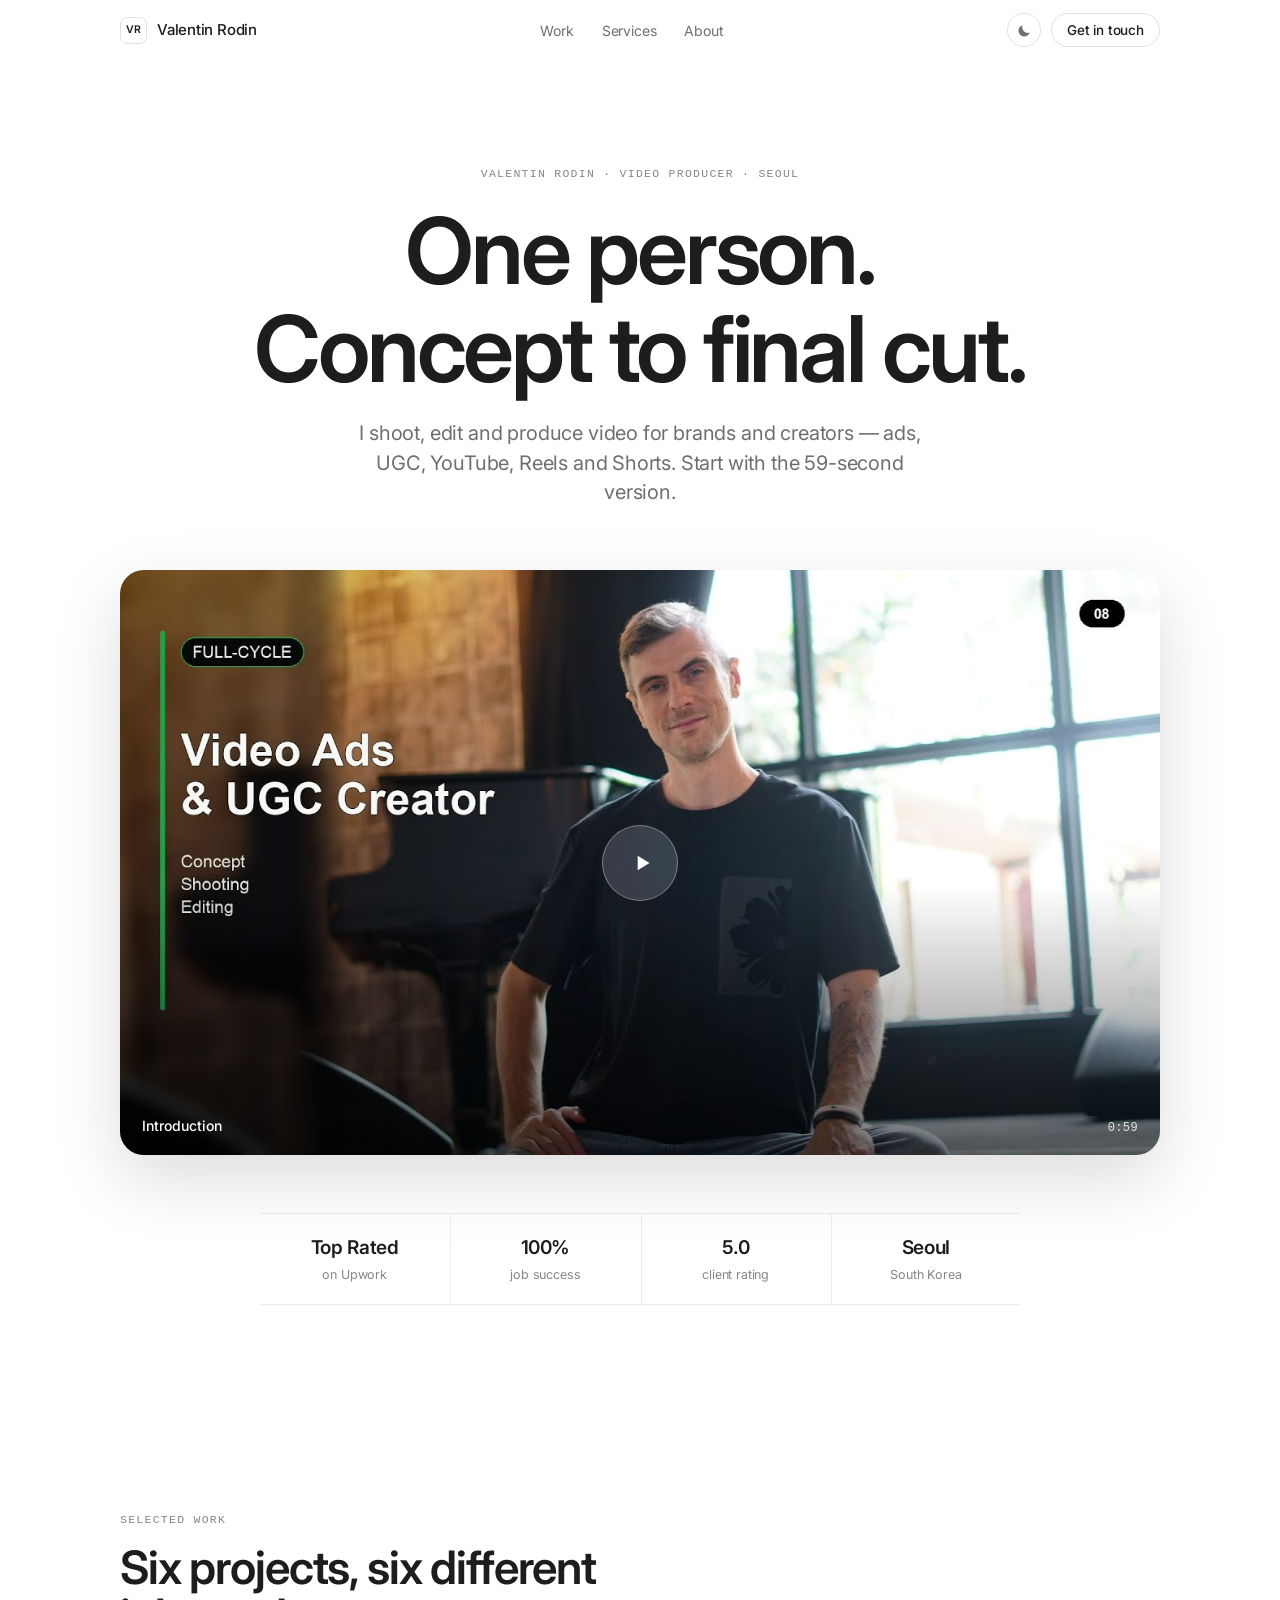
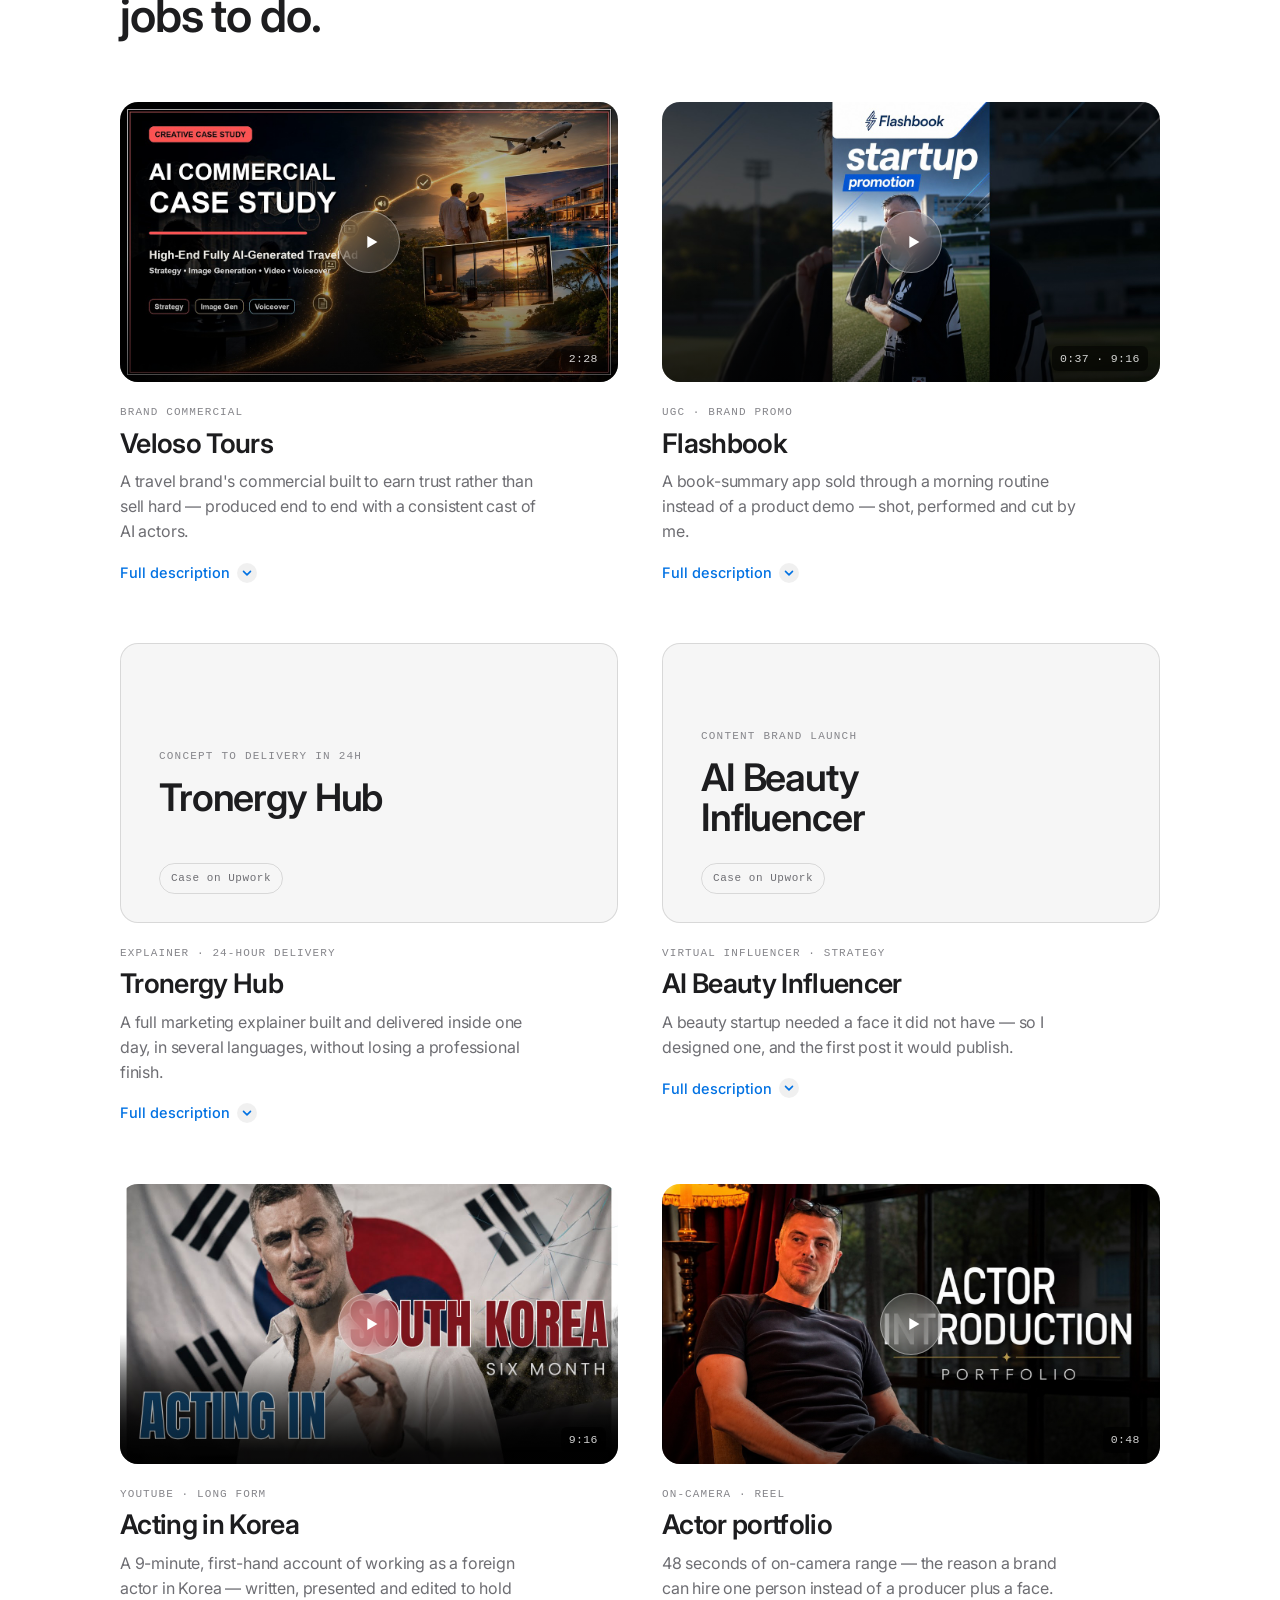
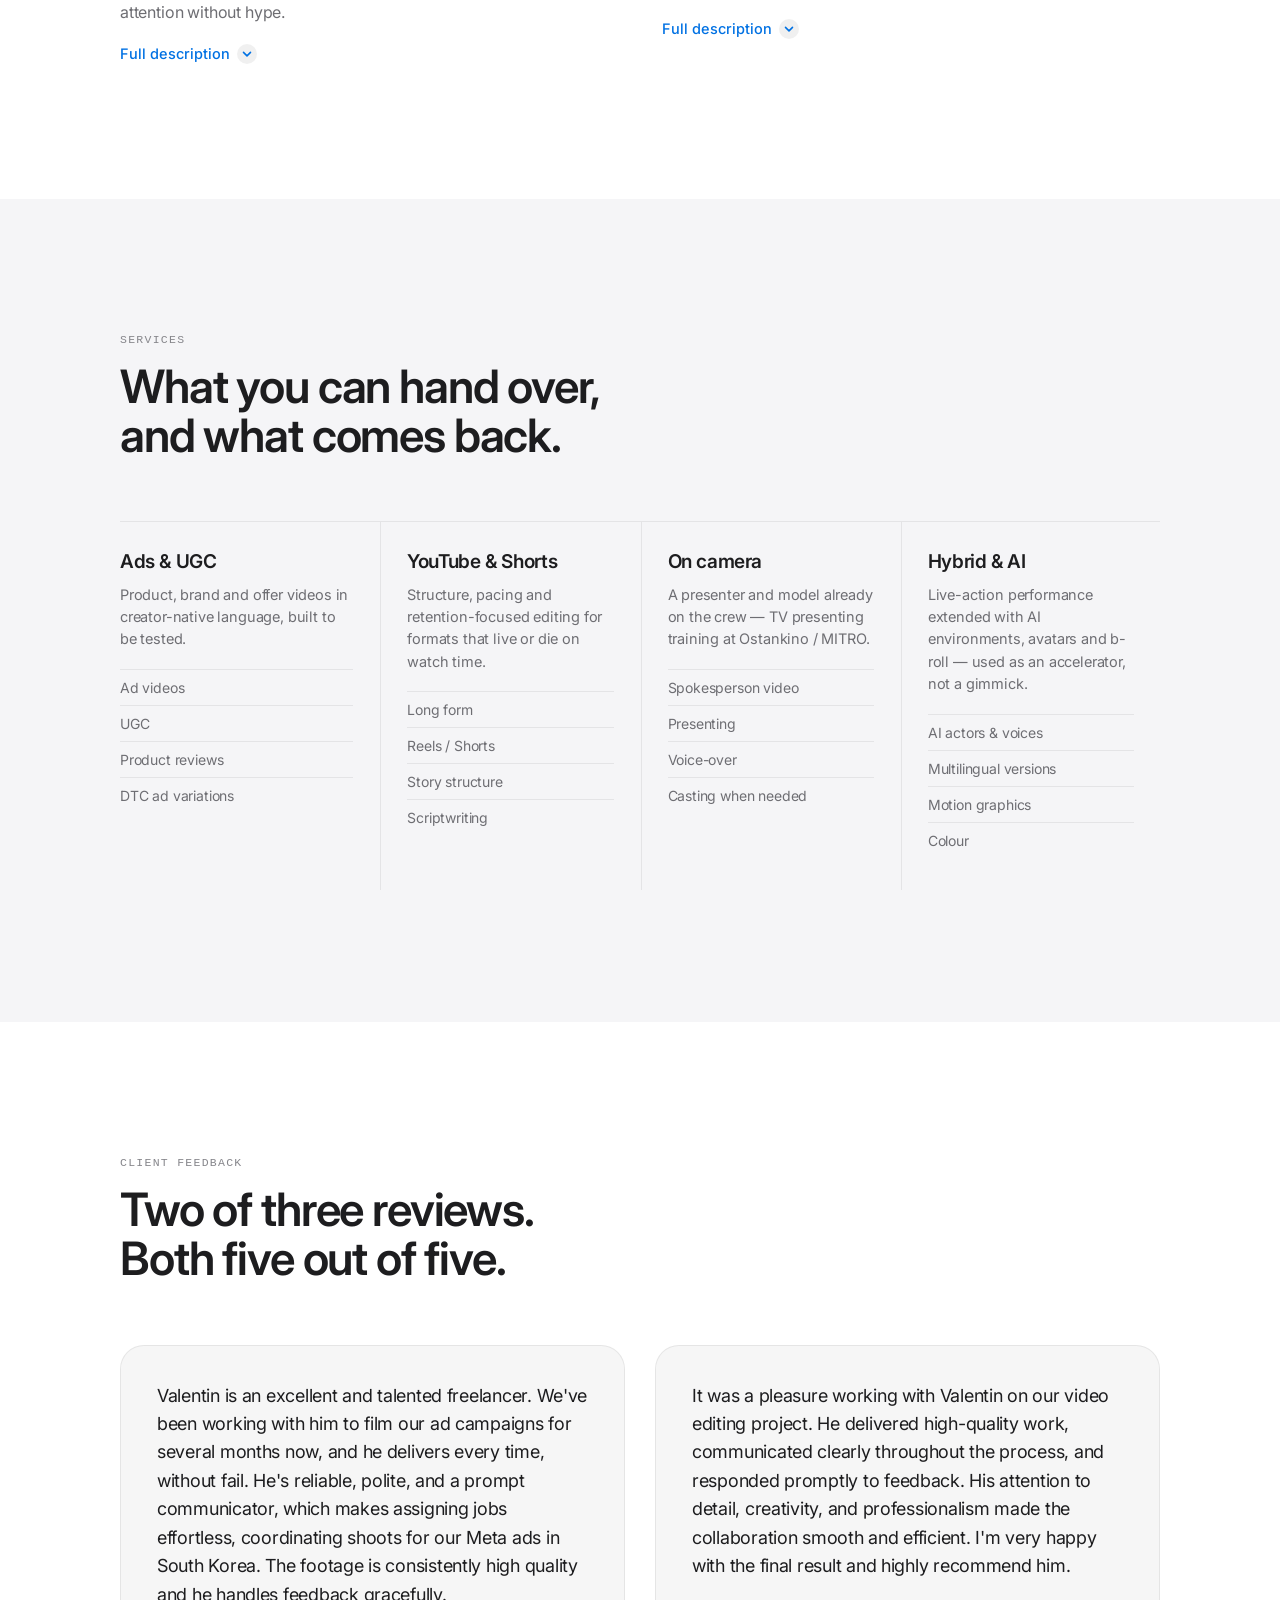
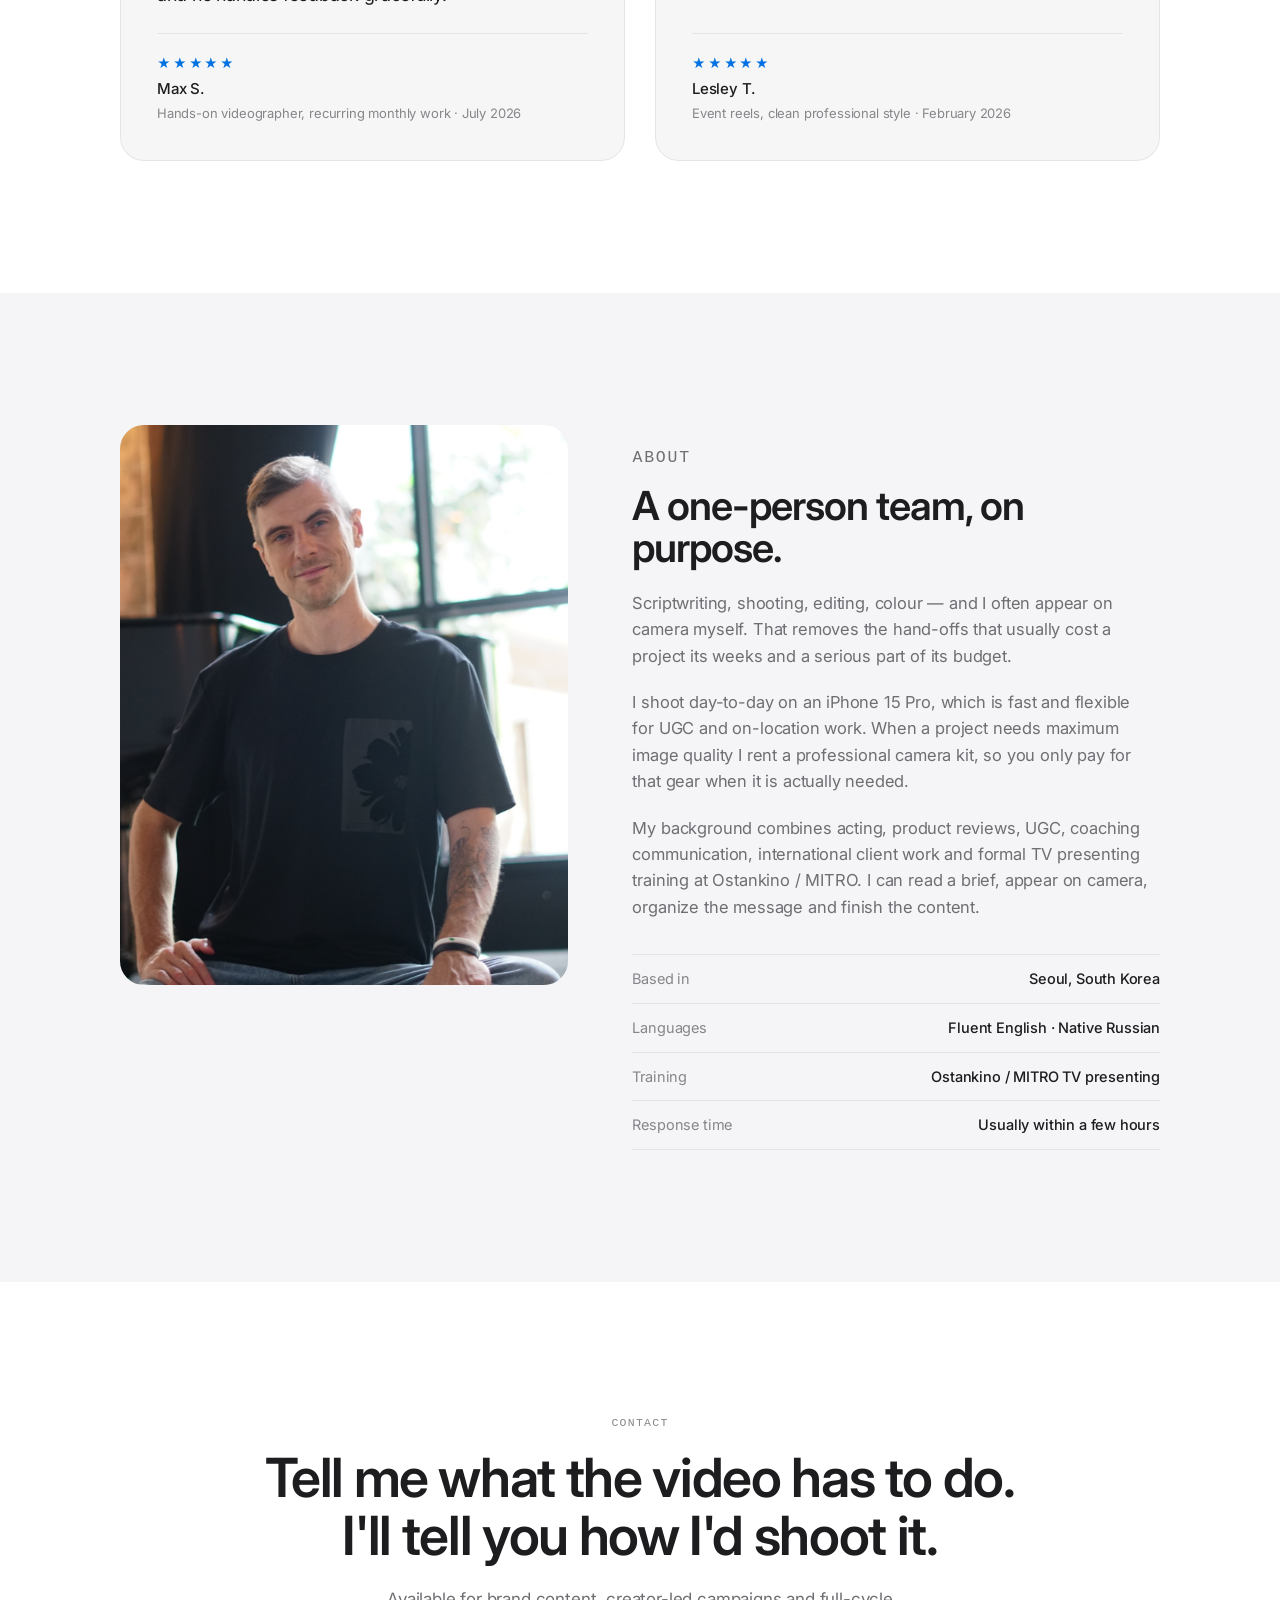
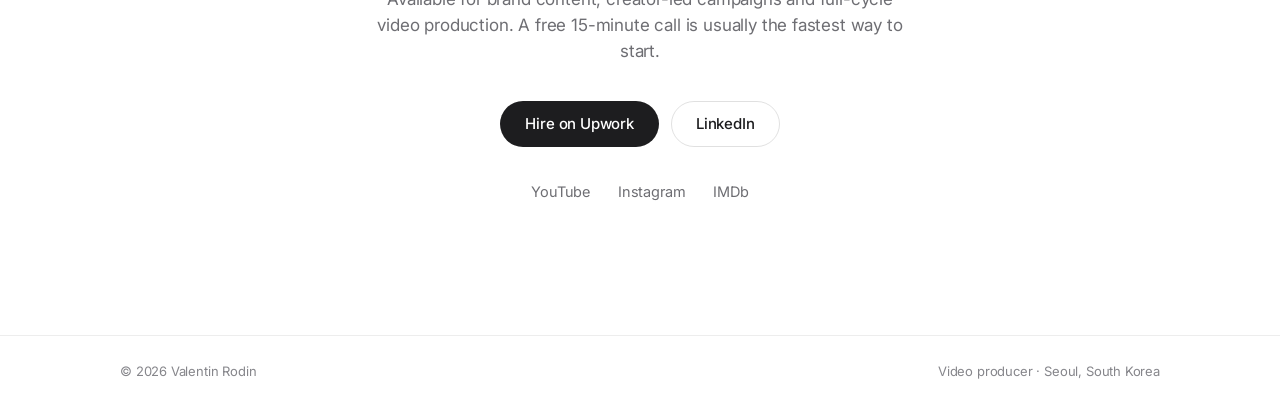
<file: index.html>
<!doctype html>
<html lang="en">
  <head>
    <meta charset="utf-8" />
    <meta name="viewport" content="width=device-width, initial-scale=1, viewport-fit=cover" />
    <title>Valentin Rodin — Video Producer, Seoul</title>
    <meta
      name="description"
      content="Video producer in Seoul. Ads, UGC, YouTube, Reels and Shorts — concept, shooting and editing handled by one person, start to finish."
    />
    <meta name="theme-color" content="#000000" media="(prefers-color-scheme: dark)" />
    <meta name="theme-color" content="#ffffff" media="(prefers-color-scheme: light)" />

    <meta property="og:type" content="website" />
    <meta property="og:title" content="Valentin Rodin — Video Producer, Seoul" />
    <meta
      property="og:description"
      content="Ads, UGC, YouTube, Reels and Shorts — concept, shooting and editing handled by one person, start to finish."
    />
    <meta property="og:image" content="assets/valentin-portrait.jpg" />
    <meta name="twitter:card" content="summary_large_image" />

    <link rel="icon" href="favicon.svg" type="image/svg+xml" />
    <link rel="preconnect" href="https://fonts.googleapis.com" />
    <link rel="preconnect" href="https://fonts.gstatic.com" crossorigin />
    <link
      href="https://fonts.googleapis.com/css2?family=Inter:wght@400;500;600;700&display=swap"
      rel="stylesheet"
    />
    <link rel="stylesheet" href="styles.css" />
  </head>
  <body>
    <a class="skip" href="#work">Skip to work</a>

    <header class="nav" id="nav">
      <div class="nav__inner">
        <a class="nav__brand" href="#top" aria-label="Valentin Rodin — home">
          <span class="nav__mark" aria-hidden="true">VR</span>
          <span class="nav__name">Valentin Rodin</span>
        </a>
        <nav class="nav__links" aria-label="Sections">
          <a href="#work">Work</a>
          <a href="#services">Services</a>
          <a href="#about">About</a>
        </nav>
        <div class="nav__end">
          <button
            class="nav__theme"
            type="button"
            id="themeToggle"
            aria-label="Switch colour theme"
            title="Switch colour theme"
          >
            <svg viewBox="0 0 20 20" aria-hidden="true" width="17" height="17">
              <path
                class="icon-sun"
                d="M10 3.2V1.6M10 18.4v-1.6M16.8 10h1.6M1.6 10h1.6M14.8 5.2l1.1-1.1M4.1 15.9l1.1-1.1M14.8 14.8l1.1 1.1M4.1 4.1l1.1 1.1"
                stroke="currentColor"
                stroke-width="1.4"
                stroke-linecap="round"
                fill="none"
              />
              <circle class="icon-sun" cx="10" cy="10" r="3.6" stroke="currentColor" stroke-width="1.4" fill="none" />
              <path
                class="icon-moon"
                d="M16.2 12.4A6.8 6.8 0 0 1 7.6 3.8a6.8 6.8 0 1 0 8.6 8.6Z"
                fill="currentColor"
              />
            </svg>
          </button>
          <a class="btn btn--sm" href="#contact">Get in touch</a>
        </div>
      </div>
    </header>

    <main id="top">
      <!-- ───────────────────────── HERO ───────────────────────── -->
      <section class="hero">
        <div class="wrap">
          <p class="eyebrow reveal">Valentin Rodin · Video producer · Seoul</p>
          <h1 class="hero__title reveal">
            One person.<br />Concept to final&nbsp;cut.
          </h1>
          <p class="hero__lead reveal">
            I shoot, edit and produce video for brands and creators — ads, UGC, YouTube,
            Reels and Shorts. Start with the 59-second version.
          </p>

          <div class="hero__stage reveal">
            <button
              class="player player--hero"
              type="button"
              data-video="qHnbV96nYWA"
              data-aspect="16:9"
              data-title="Full-Cycle Video Producer — introduction"
            >
              <img
                src="assets/intro.jpg"
                alt="Valentin Rodin seated in a studio, from the introduction video"
                width="1280"
                height="720"
                fetchpriority="high"
              />
              <span class="player__scrim" aria-hidden="true"></span>
              <span class="player__play" aria-hidden="true">
                <svg viewBox="0 0 24 24" width="26" height="26"><path d="M8 5.4v13.2L19 12 8 5.4Z" fill="currentColor" /></svg>
              </span>
              <span class="player__meta">
                <span class="player__label">Introduction</span>
                <span class="player__time">0:59</span>
              </span>
            </button>
          </div>

          <ul class="stats reveal">
            <li><strong>Top&nbsp;Rated</strong><span>on Upwork</span></li>
            <li><strong>100%</strong><span>job success</span></li>
            <li><strong>5.0</strong><span>client rating</span></li>
            <li><strong>Seoul</strong><span>South Korea</span></li>
          </ul>
        </div>
      </section>

      <!-- ───────────────────────── WORK ───────────────────────── -->
      <section class="section section--work" id="work">
        <div class="wrap">
          <header class="sectionHead reveal">
            <p class="eyebrow">Selected work</p>
            <h2>Six projects, six different jobs to&nbsp;do.</h2>
          </header>

          <div class="workGrid">
            <!-- Veloso Tours -->
            <article class="work reveal">
              <button
                class="player"
                type="button"
                data-video="Vnoljp7z2x4"
                data-aspect="16:9"
                data-title="Veloso Tours — AI-powered commercial"
              >
                <img src="assets/veloso.jpg" alt="Veloso Tours commercial thumbnail" width="1280" height="720" loading="lazy" />
                <span class="player__scrim" aria-hidden="true"></span>
                <span class="player__play" aria-hidden="true">
                  <svg viewBox="0 0 24 24" width="22" height="22"><path d="M8 5.4v13.2L19 12 8 5.4Z" fill="currentColor" /></svg>
                </span>
                <span class="player__time player__time--corner">2:28</span>
              </button>

              <div class="work__body">
                <p class="work__kind">Brand commercial</p>
                <h3 class="work__title">Veloso Tours</h3>
                <p class="work__lede">
                  A travel brand's commercial built to earn trust rather than sell hard —
                  produced end to end with a consistent cast of AI actors.
                </p>

                <button class="disclose" type="button" aria-expanded="false" aria-controls="d-veloso">
                  <span class="disclose__text">Full description</span>
                  <span class="disclose__icon" aria-hidden="true">
                    <svg viewBox="0 0 16 16" width="14" height="14"><path d="M4 6.2 8 10.2l4-4" stroke="currentColor" stroke-width="1.8" fill="none" stroke-linecap="round" stroke-linejoin="round" /></svg>
                  </span>
                </button>
                <div class="disclose__panel" id="d-veloso">
                  <div class="disclose__inner">
                    <p>
                      The goal was to communicate trust, expertise and personalized service in a
                      natural and engaging way, avoiding traditional hard-selling advertising
                      techniques.
                    </p>
                    <p>
                      To achieve this, I developed a complete AI-driven production pipeline
                      featuring consistent AI actors, custom voice performances, realistic
                      character interactions and cinematic storytelling.
                    </p>
                    <dl class="credits">
                      <dt>Role</dt>
                      <dd>Creative producer · AI video director · Editor</dd>
                      <dt>Scope</dt>
                      <dd>Concept · Script · Direction · Voice · Edit · Delivery</dd>
                    </dl>
                    <a class="textLink" href="https://www.upwork.com/freelancers/~0160cc048970d14fc8?p=2068696668419952640" target="_blank" rel="noreferrer">
                      Case on Upwork
                      <svg viewBox="0 0 16 16" width="12" height="12" aria-hidden="true"><path d="M5 3h8v8M13 3 3.5 12.5" stroke="currentColor" stroke-width="1.7" fill="none" stroke-linecap="round" stroke-linejoin="round" /></svg>
                    </a>
                  </div>
                </div>
              </div>
            </article>

            <!-- Flashbook -->
            <article class="work reveal">
              <button
                class="player"
                type="button"
                data-video="cT6XDWO0S5w"
                data-aspect="9:16"
                data-title="Flashbook — cinematic UGC brand promo"
              >
                <img src="assets/flashbook.jpg" alt="Flashbook brand promo thumbnail" width="1280" height="720" loading="lazy" />
                <span class="player__scrim" aria-hidden="true"></span>
                <span class="player__play" aria-hidden="true">
                  <svg viewBox="0 0 24 24" width="22" height="22"><path d="M8 5.4v13.2L19 12 8 5.4Z" fill="currentColor" /></svg>
                </span>
                <span class="player__time player__time--corner">0:37 · 9:16</span>
              </button>

              <div class="work__body">
                <p class="work__kind">UGC · Brand promo</p>
                <h3 class="work__title">Flashbook</h3>
                <p class="work__lede">
                  A book-summary app sold through a morning routine instead of a product demo —
                  shot, performed and cut by me.
                </p>

                <button class="disclose" type="button" aria-expanded="false" aria-controls="d-flashbook">
                  <span class="disclose__text">Full description</span>
                  <span class="disclose__icon" aria-hidden="true">
                    <svg viewBox="0 0 16 16" width="14" height="14"><path d="M4 6.2 8 10.2l4-4" stroke="currentColor" stroke-width="1.8" fill="none" stroke-linecap="round" stroke-linejoin="round" /></svg>
                  </span>
                </button>
                <div class="disclose__panel" id="d-flashbook">
                  <div class="disclose__inner">
                    <p>
                      Produced a cinematic UGC-style promotional video for Flashbook, an
                      AI-powered book summary app. Instead of a traditional product
                      demonstration, the concept communicates the brand's core value through a
                      personal morning routine and intentional daily planning.
                    </p>
                    <p>
                      I handled the project end to end: concept development, scriptwriting,
                      directing, filming, editing, lighting and colour correction, voice-over
                      and modelling.
                    </p>
                    <p>
                      The final video combines cinematic visuals and storytelling to create an
                      engaging brand experience while naturally integrating the product into the
                      narrative.
                    </p>
                    <dl class="credits">
                      <dt>Role</dt>
                      <dd>Director · Editor · Scriptwriter · Voice-over · On-camera talent</dd>
                      <dt>Client</dt>
                      <dd>Flashbook — recurring monthly production</dd>
                    </dl>
                    <a class="textLink" href="https://www.upwork.com/freelancers/~0160cc048970d14fc8?p=2076913395209060352" target="_blank" rel="noreferrer">
                      Case on Upwork
                      <svg viewBox="0 0 16 16" width="12" height="12" aria-hidden="true"><path d="M5 3h8v8M13 3 3.5 12.5" stroke="currentColor" stroke-width="1.7" fill="none" stroke-linecap="round" stroke-linejoin="round" /></svg>
                    </a>
                  </div>
                </div>
              </div>
            </article>

            <!-- Tronergy Hub -->
            <article class="work reveal">
              <a
                class="plate"
                href="https://www.upwork.com/freelancers/~0160cc048970d14fc8?p=2073940017366597632"
                target="_blank"
                rel="noreferrer"
                aria-label="Open the Tronergy Hub case on Upwork"
              >
                <span class="plate__label">Concept to delivery in 24h</span>
                <span class="plate__title">Tronergy&nbsp;Hub</span>
                <span class="plate__tag">Case on Upwork</span>
              </a>

              <div class="work__body">
                <p class="work__kind">Explainer · 24-hour delivery</p>
                <h3 class="work__title">Tronergy Hub</h3>
                <p class="work__lede">
                  A full marketing explainer built and delivered inside one day, in several
                  languages, without losing a professional finish.
                </p>

                <button class="disclose" type="button" aria-expanded="false" aria-controls="d-tronergy">
                  <span class="disclose__text">Full description</span>
                  <span class="disclose__icon" aria-hidden="true">
                    <svg viewBox="0 0 16 16" width="14" height="14"><path d="M4 6.2 8 10.2l4-4" stroke="currentColor" stroke-width="1.8" fill="none" stroke-linecap="round" stroke-linejoin="round" /></svg>
                  </span>
                </button>
                <div class="disclose__panel" id="d-tronergy">
                  <div class="disclose__inner">
                    <p>
                      Delivered a full-cycle AI marketing video in just one day — from concept and
                      scriptwriting to AI avatars, multilingual voiceovers, lip-sync, motion
                      graphics and final editing.
                    </p>
                    <p>
                      The result was a scalable promotional video produced in multiple languages
                      with a fast turnaround, reduced production costs and a professional-quality
                      finish.
                    </p>
                    <dl class="credits">
                      <dt>Role</dt>
                      <dd>Creative producer · Scriptwriter · Video editor</dd>
                      <dt>Turnaround</dt>
                      <dd>24 hours, concept to delivery</dd>
                    </dl>
                    <a class="textLink" href="https://www.upwork.com/freelancers/~0160cc048970d14fc8?p=2073940017366597632" target="_blank" rel="noreferrer">
                      Case on Upwork
                      <svg viewBox="0 0 16 16" width="12" height="12" aria-hidden="true"><path d="M5 3h8v8M13 3 3.5 12.5" stroke="currentColor" stroke-width="1.7" fill="none" stroke-linecap="round" stroke-linejoin="round" /></svg>
                    </a>
                  </div>
                </div>
              </div>
            </article>

            <!-- AI Beauty Influencer -->
            <article class="work reveal">
              <a
                class="plate"
                href="https://www.upwork.com/freelancers/~0160cc048970d14fc8"
                target="_blank"
                rel="noreferrer"
                aria-label="Open the AI Beauty Influencer case on Upwork"
              >
                <span class="plate__label">Content brand launch</span>
                <span class="plate__title">AI&nbsp;Beauty<br />Influencer</span>
                <span class="plate__tag">Case on Upwork</span>
              </a>

              <div class="work__body">
                <p class="work__kind">Virtual influencer · Strategy</p>
                <h3 class="work__title">AI Beauty Influencer</h3>
                <p class="work__lede">
                  A beauty startup needed a face it did not have — so I designed one, and the
                  first post it would publish.
                </p>

                <button class="disclose" type="button" aria-expanded="false" aria-controls="d-beauty">
                  <span class="disclose__text">Full description</span>
                  <span class="disclose__icon" aria-hidden="true">
                    <svg viewBox="0 0 16 16" width="14" height="14"><path d="M4 6.2 8 10.2l4-4" stroke="currentColor" stroke-width="1.8" fill="none" stroke-linecap="round" stroke-linejoin="round" /></svg>
                  </span>
                </button>
                <div class="disclose__panel" id="d-beauty">
                  <div class="disclose__inner">
                    <p>
                      The goal was to create an AI influencer that perfectly matches the brand
                      identity of a beauty startup — someone trustworthy and aspirational.
                    </p>
                    <p>
                      First challenge: designing the right character — appearance, vibe and setup
                      that signals expertise in lip care. Second: generating video that looks
                      natural and indistinguishable from real creator content. Third: crafting the
                      first post with a hook strong enough to stop the scroll and build audience
                      connection — no forced sales, just authentic value.
                    </p>
                    <dl class="credits">
                      <dt>Role</dt>
                      <dd>Content strategist · Virtual influencer creator · Editor</dd>
                      <dt>Output</dt>
                      <dd>Character design · Creator-style video · Launch post</dd>
                    </dl>
                    <a class="textLink" href="https://www.upwork.com/freelancers/~0160cc048970d14fc8" target="_blank" rel="noreferrer">
                      Case on Upwork
                      <svg viewBox="0 0 16 16" width="12" height="12" aria-hidden="true"><path d="M5 3h8v8M13 3 3.5 12.5" stroke="currentColor" stroke-width="1.7" fill="none" stroke-linecap="round" stroke-linejoin="round" /></svg>
                    </a>
                  </div>
                </div>
              </div>
            </article>

            <!-- Acting in Korea -->
            <article class="work reveal">
              <button
                class="player"
                type="button"
                data-video="AALZUUmaCtA"
                data-aspect="16:9"
                data-title="Acting in Korea — YouTube documentary"
              >
                <img src="assets/acting-korea.jpg" alt="Acting in Korea video thumbnail" width="1280" height="720" loading="lazy" />
                <span class="player__scrim" aria-hidden="true"></span>
                <span class="player__play" aria-hidden="true">
                  <svg viewBox="0 0 24 24" width="22" height="22"><path d="M8 5.4v13.2L19 12 8 5.4Z" fill="currentColor" /></svg>
                </span>
                <span class="player__time player__time--corner">9:16</span>
              </button>

              <div class="work__body">
                <p class="work__kind">YouTube · Long form</p>
                <h3 class="work__title">Acting in Korea</h3>
                <p class="work__lede">
                  A 9-minute, first-hand account of working as a foreign actor in Korea —
                  written, presented and edited to hold attention without hype.
                </p>

                <button class="disclose" type="button" aria-expanded="false" aria-controls="d-korea">
                  <span class="disclose__text">Full description</span>
                  <span class="disclose__icon" aria-hidden="true">
                    <svg viewBox="0 0 16 16" width="14" height="14"><path d="M4 6.2 8 10.2l4-4" stroke="currentColor" stroke-width="1.8" fill="none" stroke-linecap="round" stroke-linejoin="round" /></svg>
                  </span>
                </button>
                <div class="disclose__panel" id="d-korea">
                  <div class="disclose__inner">
                    <p>
                      I worked as an actor in Korea for six months, starting with almost no
                      experience, no Korean language and no connections. This video is my honest,
                      realistic breakdown of what that is actually like — without illusions, hype
                      or fake success stories.
                    </p>
                    <p>
                      It covers how the system really works: money and payment timelines,
                      documents and visas, who you are genuinely competing with, how realistic
                      acting with no experience is, and how Korea compares with Thailand, China
                      and India. It closes on burnout and career change — why I moved into acting
                      full time.
                    </p>
                    <p>
                      A self-produced format: research, script, on-camera presenting, shooting,
                      editing and retention-focused pacing, all handled solo.
                    </p>
                    <dl class="credits">
                      <dt>Role</dt>
                      <dd>Writer · Presenter · Camera · Editor</dd>
                      <dt>Format</dt>
                      <dd>YouTube long form · 9:16 minutes</dd>
                    </dl>
                  </div>
                </div>
              </div>
            </article>

            <!-- Actor portfolio -->
            <article class="work reveal">
              <button
                class="player"
                type="button"
                data-video="WYwu0I4R8Uk"
                data-aspect="16:9"
                data-title="Actor portfolio — on-camera reel"
              >
                <img src="assets/actor-reel.jpg" alt="Actor portfolio reel thumbnail" width="1280" height="720" loading="lazy" />
                <span class="player__scrim" aria-hidden="true"></span>
                <span class="player__play" aria-hidden="true">
                  <svg viewBox="0 0 24 24" width="22" height="22"><path d="M8 5.4v13.2L19 12 8 5.4Z" fill="currentColor" /></svg>
                </span>
                <span class="player__time player__time--corner">0:48</span>
              </button>

              <div class="work__body">
                <p class="work__kind">On-camera · Reel</p>
                <h3 class="work__title">Actor portfolio</h3>
                <p class="work__lede">
                  48 seconds of on-camera range — the reason a brand can hire one person
                  instead of a producer plus a face.
                </p>

                <button class="disclose" type="button" aria-expanded="false" aria-controls="d-actor">
                  <span class="disclose__text">Full description</span>
                  <span class="disclose__icon" aria-hidden="true">
                    <svg viewBox="0 0 16 16" width="14" height="14"><path d="M4 6.2 8 10.2l4-4" stroke="currentColor" stroke-width="1.8" fill="none" stroke-linecap="round" stroke-linejoin="round" /></svg>
                  </span>
                </button>
                <div class="disclose__panel" id="d-actor">
                  <div class="disclose__inner">
                    <p>
                      A short acting reel cut for casting directors and brand clients: presence,
                      delivery and range in one pass, with no voice-over explaining what you are
                      looking at.
                    </p>
                    <p>
                      On-camera performance is part of the production offer. When a project needs
                      a presenter, a spokesperson or a UGC creator on screen, that is one less
                      role to cast, schedule and pay for.
                    </p>
                    <dl class="credits">
                      <dt>Role</dt>
                      <dd>Performer · Editor</dd>
                      <dt>Also on</dt>
                      <dd>IMDb — see contact below</dd>
                    </dl>
                  </div>
                </div>
              </div>
            </article>
          </div>
        </div>
      </section>

      <!-- ───────────────────────── SERVICES ───────────────────────── -->
      <section class="section section--alt" id="services">
        <div class="wrap">
          <header class="sectionHead reveal">
            <p class="eyebrow">Services</p>
            <h2>What you can hand over, and what comes&nbsp;back.</h2>
          </header>

          <div class="serviceGrid">
            <article class="service reveal">
              <h3>Ads &amp; UGC</h3>
              <p>Product, brand and offer videos in creator-native language, built to be tested.</p>
              <ul>
                <li>Ad videos</li>
                <li>UGC</li>
                <li>Product reviews</li>
                <li>DTC ad variations</li>
              </ul>
            </article>
            <article class="service reveal">
              <h3>YouTube &amp; Shorts</h3>
              <p>Structure, pacing and retention-focused editing for formats that live or die on watch time.</p>
              <ul>
                <li>Long form</li>
                <li>Reels / Shorts</li>
                <li>Story structure</li>
                <li>Scriptwriting</li>
              </ul>
            </article>
            <article class="service reveal">
              <h3>On camera</h3>
              <p>A presenter and model already on the crew — TV presenting training at Ostankino / MITRO.</p>
              <ul>
                <li>Spokesperson video</li>
                <li>Presenting</li>
                <li>Voice-over</li>
                <li>Casting when needed</li>
              </ul>
            </article>
            <article class="service reveal">
              <h3>Hybrid &amp; AI</h3>
              <p>Live-action performance extended with AI environments, avatars and b-roll — used as an accelerator, not a gimmick.</p>
              <ul>
                <li>AI actors &amp; voices</li>
                <li>Multilingual versions</li>
                <li>Motion graphics</li>
                <li>Colour</li>
              </ul>
            </article>
          </div>
        </div>
      </section>

      <!-- ───────────────────────── PROOF ───────────────────────── -->
      <section class="section section--proof">
        <div class="wrap">
          <header class="sectionHead reveal">
            <p class="eyebrow">Client feedback</p>
            <h2>Two of three reviews. Both five out of&nbsp;five.</h2>
          </header>

          <div class="quoteGrid">
            <figure class="quote reveal">
              <blockquote>
                <p>
                  Valentin is an excellent and talented freelancer. We've been working with him to
                  film our ad campaigns for several months now, and he delivers every time, without
                  fail. He's reliable, polite, and a prompt communicator, which makes assigning jobs
                  effortless, coordinating shoots for our Meta ads in South Korea. The footage is
                  consistently high quality and he handles feedback gracefully.
                </p>
              </blockquote>
              <figcaption>
                <span class="quote__stars" aria-label="Rated 5 out of 5">★★★★★</span>
                <span class="quote__who">Max S.</span>
                <span class="quote__job">Hands-on videographer, recurring monthly work · July 2026</span>
              </figcaption>
            </figure>

            <figure class="quote reveal">
              <blockquote>
                <p>
                  It was a pleasure working with Valentin on our video editing project. He delivered
                  high-quality work, communicated clearly throughout the process, and responded
                  promptly to feedback. His attention to detail, creativity, and professionalism
                  made the collaboration smooth and efficient. I'm very happy with the final result
                  and highly recommend him.
                </p>
              </blockquote>
              <figcaption>
                <span class="quote__stars" aria-label="Rated 5 out of 5">★★★★★</span>
                <span class="quote__who">Lesley T.</span>
                <span class="quote__job">Event reels, clean professional style · February 2026</span>
              </figcaption>
            </figure>
          </div>
        </div>
      </section>

      <!-- ───────────────────────── ABOUT ───────────────────────── -->
      <section class="section section--alt" id="about">
        <div class="wrap about">
          <div class="about__media reveal">
            <img
              src="assets/valentin-portrait.jpg"
              alt="Valentin Rodin"
              width="2200"
              height="1466"
              loading="lazy"
            />
          </div>
          <div class="about__copy">
            <p class="eyebrow reveal">About</p>
            <h2 class="reveal">A one-person team, on purpose.</h2>
            <p class="reveal">
              Scriptwriting, shooting, editing, colour — and I often appear on camera myself.
              That removes the hand-offs that usually cost a project its weeks and a serious
              part of its budget.
            </p>
            <p class="reveal">
              I shoot day-to-day on an iPhone&nbsp;15&nbsp;Pro, which is fast and flexible for UGC
              and on-location work. When a project needs maximum image quality I rent a
              professional camera kit, so you only pay for that gear when it is actually needed.
            </p>
            <p class="reveal">
              My background combines acting, product reviews, UGC, coaching communication,
              international client work and formal TV presenting training at Ostankino / MITRO.
              I can read a brief, appear on camera, organize the message and finish the content.
            </p>
            <ul class="factList reveal">
              <li><span>Based in</span><strong>Seoul, South Korea</strong></li>
              <li><span>Languages</span><strong>Fluent English · Native Russian</strong></li>
              <li><span>Training</span><strong>Ostankino / MITRO TV presenting</strong></li>
              <li><span>Response time</span><strong>Usually within a few hours</strong></li>
            </ul>
          </div>
        </div>
      </section>

      <!-- ───────────────────────── CONTACT ───────────────────────── -->
      <section class="section section--contact" id="contact">
        <div class="wrap">
          <p class="eyebrow reveal">Contact</p>
          <h2 class="contact__title reveal">
            Tell me what the video has to&nbsp;do.<br />I'll tell you how I'd shoot&nbsp;it.
          </h2>
          <p class="contact__lead reveal">
            Available for brand content, creator-led campaigns and full-cycle video production.
            A free 15-minute call is usually the fastest way to start.
          </p>
          <div class="contact__actions reveal">
            <a class="btn btn--primary" href="https://www.upwork.com/freelancers/~0160cc048970d14fc8" target="_blank" rel="noreferrer">
              Hire on Upwork
            </a>
            <a class="btn" href="https://www.linkedin.com/in/valentin-rodin" target="_blank" rel="noreferrer">
              LinkedIn
            </a>
          </div>
          <ul class="contact__links reveal">
            <li><a href="https://www.youtube.com/@The_Modern_Coaching" target="_blank" rel="noreferrer">YouTube</a></li>
            <li><a href="https://instagram.com/rodin_inbiz" target="_blank" rel="noreferrer">Instagram</a></li>
            <li><a href="https://m.imdb.com/name/nm14122028/" target="_blank" rel="noreferrer">IMDb</a></li>
          </ul>
        </div>
      </section>
    </main>

    <footer class="foot">
      <div class="wrap foot__inner">
        <span>© <span id="year">2026</span> Valentin Rodin</span>
        <span>Video producer · Seoul, South Korea</span>
      </div>
    </footer>

    <!-- ───────────────────────── VIDEO LIGHTBOX ───────────────────────── -->
    <div class="lightbox" id="lightbox" role="dialog" aria-modal="true" aria-label="Video player" hidden>
      <button class="lightbox__close" type="button" id="lightboxClose" aria-label="Close video">
        <svg viewBox="0 0 20 20" width="18" height="18"><path d="M5 5l10 10M15 5 5 15" stroke="currentColor" stroke-width="1.8" stroke-linecap="round" /></svg>
      </button>
      <div class="lightbox__frame" id="lightboxFrame"></div>
    </div>

    <script src="app.js" defer></script>
  </body>
</html>
</file>
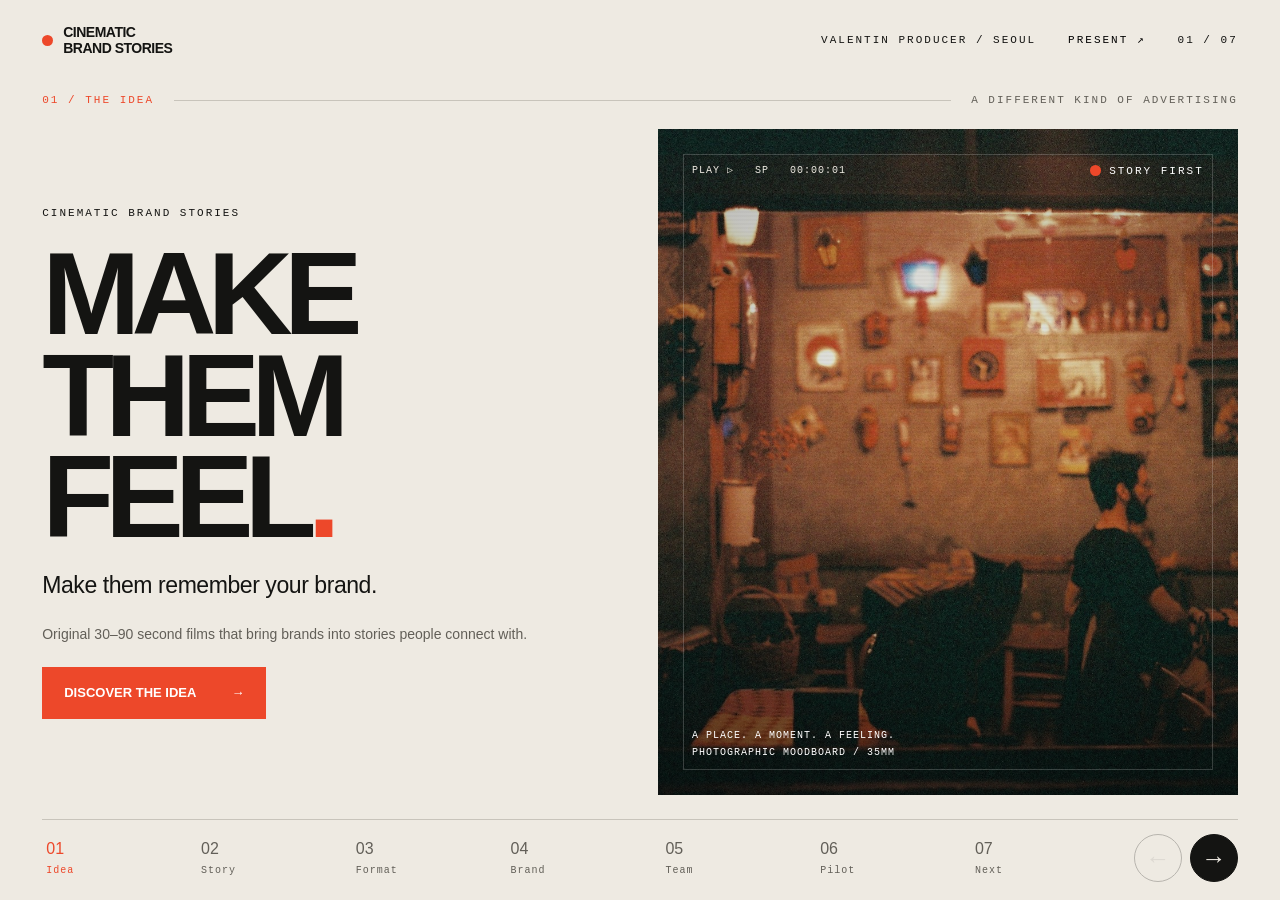
<file: cinematic-stories/index.html>
<!doctype html>
<html lang="en"><head><meta charset="utf-8"><meta name="viewport" content="width=device-width,initial-scale=1,viewport-fit=cover"><meta name="apple-mobile-web-app-capable" content="yes"><meta name="apple-mobile-web-app-status-bar-style" content="black-translucent"><meta name="theme-color" content="#eeeae2"><meta name="description" content="Cinematic Brand Stories. Original 30–90 second brand films, from concept to final film."><title>Cinematic Brand Stories — Valentin Producer</title><link rel="icon" href="../favicon.svg"><style>
:root{--paper:#eeeae2;--ink:#141412;--red:#ed482a;--line:#c8c4bb;--muted:#625f58;--pad:clamp(22px,3.3vw,60px)}*{box-sizing:border-box}body{margin:0;background:var(--paper);color:var(--ink);font-family:Arial,Helvetica,sans-serif;height:100vh;height:100dvh;display:flex;flex-direction:column;overflow:hidden}button,a{-webkit-tap-highlight-color:transparent}button{font:inherit;cursor:pointer}button:focus-visible,a:focus-visible{outline:3px solid var(--red);outline-offset:4px}button:disabled{opacity:.25;cursor:default}header{display:flex;align-items:center;justify-content:space-between;padding:18px var(--pad);padding-top:max(18px,env(safe-area-inset-top));gap:15px;flex:none}.logo{font-size:14px;font-weight:800;letter-spacing:-.5px;display:flex;align-items:center;gap:10px}.dot{display:inline-block;width:11px;height:11px;border-radius:100%;background:var(--red)}.mono,.eyebrow{font:11px/1.5 'Courier New',monospace;letter-spacing:2px;text-transform:uppercase}.header-right{display:flex;gap:24px;align-items:center}.plain{border:0;background:none;min-height:44px;padding:8px}.deck{display:flex;flex:1;min-height:0;overflow-x:auto;overflow-y:hidden;scroll-snap-type:x mandatory;scrollbar-width:none;overscroll-behavior-x:contain;-webkit-overflow-scrolling:touch}.deck::-webkit-scrollbar{display:none}.slide{flex:0 0 100%;width:100%;height:100%;overflow-y:auto;scroll-snap-align:start;scroll-snap-stop:always;padding:12px var(--pad) 24px;display:flex;flex-direction:column;gap:20px}.section-top{display:flex;align-items:center;gap:20px;color:var(--muted)}.section-top span:first-child{color:var(--red)}.rule{height:1px;flex:1;background:var(--line)}h1,h2,h3,p{margin:0}h1{font-size:clamp(70px,9.2vw,145px);line-height:.86;letter-spacing:-.075em;font-weight:900}h2{font-size:clamp(42px,6.1vw,94px);line-height:.95;letter-spacing:-.065em;font-weight:800}h3{font-size:22px;letter-spacing:-.8px}.red{color:var(--red)}.split{display:grid;grid-template-columns:1fr 1fr;gap:36px;flex:1;min-height:0}.hero-copy{display:flex;flex-direction:column;align-items:flex-start;justify-content:center;gap:22px}.lede{font-size:clamp(17px,1.8vw,24px);line-height:1.4;max-width:530px;letter-spacing:-.45px}.small{font-size:14px;line-height:1.5;color:var(--muted)}.cta{display:inline-flex;justify-content:space-between;align-items:center;gap:35px;background:var(--red);color:white;text-decoration:none;border:0;padding:16px 22px;min-height:52px;font-size:13px;font-weight:700}.art{position:relative;overflow:hidden;min-height:300px;background:#282019}.art img{position:absolute;width:169.55%;height:131.48%;max-width:none;left:-65.34%;top:-13.68%}.art:after{content:"";position:absolute;inset:0;background:linear-gradient(0deg,rgba(0,0,0,.45),transparent 45%);pointer-events:none}.art-label{position:absolute;left:20px;bottom:22px;z-index:1;color:white;font:10px/1.5 'Courier New',monospace;letter-spacing:1px}.rec{position:absolute;right:20px;top:20px;z-index:1;color:white;display:flex;align-items:center;gap:8px}.story-lines{display:flex;flex-direction:column;justify-content:center;gap:0}.story-row{border-top:1px solid var(--line);padding:23px 0;display:grid;grid-template-columns:34px 1fr;gap:14px}.story-row .num{color:var(--red);font:12px 'Courier New',monospace}.story-row p{font-size:clamp(22px,2.6vw,38px);line-height:1.1;letter-spacing:-1px}.bottom-note{margin-top:auto;border-top:1px solid var(--line);padding-top:20px}.format-title{display:flex;align-items:flex-end;justify-content:space-between;gap:25px}.duration{font-size:clamp(58px,8vw,112px);letter-spacing:-7px;line-height:1;color:var(--red);white-space:nowrap}.duration small{font-size:14px;letter-spacing:0}.work-grid{display:grid;grid-template-columns:repeat(3,1fr);gap:18px}.work-visual{aspect-ratio:16/10;background:#222320;display:grid;place-items:center;position:relative;overflow:hidden}.work-visual:before{content:"";position:absolute;inset:0;background:radial-gradient(ellipse at 30% 70%,#91674480,transparent 65%)}.work-card:nth-child(2) .work-visual{background:#242a2c}.work-card:nth-child(2) .work-visual:before{background:radial-gradient(ellipse at 70% 25%,#929b9680,transparent 60%)}.work-card:nth-child(3) .work-visual{background:#343024}.work-card:nth-child(3) .work-visual:before{background:radial-gradient(ellipse at 40% 40%,#d6b37270,transparent 65%)}.frame{position:absolute;inset:16px;border:1px solid #ffffff38}.placeholder-symbol{font-size:44px;color:#eeeae2;z-index:1;font-weight:200}.placeholder-label{position:absolute;bottom:24px;color:#ffffffb0;font:9px 'Courier New',monospace;text-transform:uppercase;letter-spacing:2px}.work-card h3{font-size:18px;margin-top:12px}.work-type{display:block;margin-top:6px;font:10px 'Courier New',monospace;letter-spacing:1px;color:var(--muted);text-transform:uppercase}video{width:100%;height:100%;object-fit:contain;position:relative;background:black;z-index:2}.genres{font-size:14px;line-height:1.5}.pill-grid{display:grid;grid-template-columns:1fr 1fr;gap:0}.pill{border-top:1px solid var(--line);padding:20px 0;display:flex;gap:14px;font-size:22px;letter-spacing:-.6px}.pill span{color:var(--red);font:11px 'Courier New',monospace;padding-top:6px}.brand-mark{font-size:clamp(110px,22vw,330px);line-height:1;color:var(--red);font-weight:800;letter-spacing:-.09em}.brand-box{display:flex;flex-direction:column;justify-content:center;gap:25px}.process{display:grid;grid-template-columns:repeat(5,1fr);border-top:1px solid var(--line);border-bottom:1px solid var(--line);margin:10px 0}.process div{padding:25px 12px;border-right:1px solid var(--line)}.process div:last-child{border:0}.process span{display:block;margin-bottom:30px;color:var(--red)}.process strong{font-size:clamp(15px,1.8vw,24px);letter-spacing:-.7px}.team-bottom{display:grid;grid-template-columns:1fr 1fr;gap:35px;align-items:center}.role-list{display:flex;flex-wrap:wrap;gap:10px}.role-list span{padding:11px 14px;border:1px solid var(--line);font-size:13px}.pilot{display:grid;grid-template-columns:1fr 1fr;gap:35px;align-items:center;flex:1}.pilot-card{background:var(--red);padding:35px;color:var(--paper);display:flex;flex-direction:column;gap:25px}.zero{font-size:clamp(110px,16vw,210px);line-height:.85;letter-spacing:-10px;font-weight:800}.pilot-card h3{font-size:26px}.pilot-card .small{color:#fff;max-width:380px}.checklist{display:flex;flex-direction:column;gap:14px;font-size:21px;letter-spacing:-.5px}.checklist span{color:var(--red);margin-right:14px}.last{justify-content:space-between}.partner{display:grid;grid-template-columns:1fr 50px 1fr;gap:25px;align-items:center}.partner .cross{font-size:42px;color:var(--red);text-align:center}.partner-box{border-top:1px solid var(--line);padding-top:16px}.partner-box p{font-size:17px;line-height:1.4;margin-top:12px;max-width:390px}.closing{display:flex;align-items:center;justify-content:space-between;gap:25px;border-top:1px solid var(--line);padding-top:20px}.closing a{color:var(--ink);text-underline-offset:4px}.closing .cta{color:white}.nav{display:flex;gap:16px;padding:12px var(--pad);padding-bottom:max(16px,env(safe-area-inset-bottom));border-top:1px solid var(--line);margin:0 var(--pad);padding-left:0;padding-right:0;flex:none;align-items:center}.chapters{display:grid;grid-template-columns:repeat(7,1fr);gap:8px;flex:1}.chapters button{min-height:52px;text-align:left;border:0;background:none;color:var(--muted);padding:4px}.chapters button span{display:block;font:10px 'Courier New',monospace;letter-spacing:1px;margin-top:7px}.chapters button[aria-current=step]{color:var(--red)}.arrows{display:flex;gap:8px}.arrows button{width:48px;height:48px;border:1px solid var(--ink);border-radius:50%;background:none;font-size:25px}.arrows #next{background:var(--ink);color:var(--paper)}#tip{position:fixed;top:85px;left:var(--pad);right:var(--pad);background:var(--ink);color:white;padding:18px;z-index:5;font-size:14px}#tip button{float:right;color:white}.skip{position:fixed;top:-100px;left:20px;background:white;padding:15px;z-index:10}.skip:focus{top:10px}
@media(min-width:1400px){.slide{gap:28px}.hero-copy{gap:30px}}
@media(max-height:720px) and (min-width:800px){header{padding-top:10px;padding-bottom:8px}.slide{gap:14px;padding-bottom:16px}h1{font-size:clamp(68px,8.3vw,110px)}h2{font-size:clamp(40px,5vw,70px)}.hero-copy{gap:16px}.lede{font-size:18px}.story-row{padding:16px 0}.process div{padding:18px 12px}.process span{margin-bottom:18px}.pill{padding:14px 0}.nav{padding-top:6px;padding-bottom:8px}.pilot-card{padding:25px;gap:20px}.work-visual{aspect-ratio:16/8}}
@media(max-width:800px){.split{grid-template-columns:1fr;gap:25px;min-height:auto}.hero-copy{gap:22px}.art{min-height:280px}.slide{gap:20px;padding-top:10px}.header-right .mono{display:none}h1{font-size:clamp(76px,13vw,115px)}h2{font-size:clamp(45px,8vw,70px)}.format-title{align-items:flex-start;flex-direction:column;gap:15px}.duration{font-size:65px;letter-spacing:-4px}.work-grid{gap:12px}.work-card h3{font-size:15px}.placeholder-label{bottom:14px;font-size:8px;letter-spacing:0}.frame{inset:10px}.placeholder-symbol{font-size:30px}.team-bottom,.pilot{grid-template-columns:1fr}.pilot-card{padding:28px}.process{grid-template-columns:repeat(5,1fr)}.process div{padding:20px 6px}.process strong{font-size:13px;letter-spacing:-.4px}.process span{margin-bottom:20px}.partner{gap:12px;grid-template-columns:1fr 25px 1fr}.partner-box h3{font-size:19px}.partner-box p{font-size:15px}.closing{align-items:flex-start;flex-direction:column}.chapters button span{display:none}.chapters button{min-height:44px;font-size:12px}.nav{gap:8px}.arrows button{width:44px;height:44px}.brand-mark{font-size:140px}.pill{font-size:18px}.last{gap:28px}.bottom-note{margin-top:12px}}
@media(max-width:480px){.work-grid{grid-template-columns:1fr}.work-visual{aspect-ratio:16/8}.work-card{margin-bottom:10px}.partner{grid-template-columns:1fr}.partner .cross{text-align:left}.process{grid-template-columns:1fr}.process div{display:flex;gap:20px;border-right:0;border-bottom:1px solid var(--line);padding:14px}.process span{margin:0}.process strong{font-size:18px}.header-right{gap:4px}.logo{font-size:12px}.chapters{gap:0}.chapters button{padding:2px}}
@media(prefers-reduced-motion:reduce){*{scroll-behavior:auto!important}}@media print{body{height:auto;overflow:visible}header,.nav{display:none}.deck{display:block;overflow:visible}.slide{width:100%;height:auto;min-height:95vh;overflow:visible;break-after:page;padding:30px}.slide[inert]{visibility:visible}}

/* Photographic revision: regular local JPEGs, designed for Safari and iPad. */
.art.analog-hero{background:#33261d;isolation:isolate}
.film-photo{position:relative;overflow:hidden;background:#25221b;aspect-ratio:16/10}
.film-photo img{display:block;width:100%;height:100%;object-fit:cover}
.film-photo::after{content:"";position:absolute;inset:0;background:radial-gradient(ellipse at center,transparent 35%,#0d0c1038 100%);pointer-events:none}
.film-photo.warm img{filter:sepia(.14) saturate(.87) contrast(1.04)}
.film-photo.faded img{filter:saturate(.78) contrast(.93)}
.film-photo.neon img{filter:saturate(1.06) contrast(1.08)}
.film-photo.noir img{filter:saturate(.55) contrast(1.12)}
.film-photo.vhs::before{content:"";position:absolute;inset:0;z-index:1;opacity:.1;background:repeating-linear-gradient(to bottom,transparent 0,transparent 2px,#0b090980 3px,transparent 4px);pointer-events:none}
.photo-corners{position:absolute;inset:12px;border:1px solid #ffffff30;pointer-events:none;z-index:2}
.art .film-photo{position:absolute;inset:0;width:100%;height:100%;aspect-ratio:auto}
.art .film-photo img{position:absolute;inset:0;left:0;top:0;width:100%;height:100%;max-width:100%;object-fit:cover;object-position:50% 50%}
.art .photo-corners{inset:25px}
.art .art-label{bottom:34px;left:34px;max-width:85%;line-height:1.7}
.art .rec{top:34px;right:34px}
.hero-film-counter{position:absolute;left:34px;top:34px;z-index:2;color:#eeeae2;font-size:10px;letter-spacing:1px}
.art .film-photo img{filter:sepia(.12) saturate(.85) brightness(.85) contrast(1.06)}
.story-split{grid-template-columns:.9fr 1.1fr}
.emotion-map{display:flex;gap:9px;align-items:center;flex-wrap:wrap;margin-top:10px;border-top:1px solid var(--line);padding-top:18px;width:100%}
.emotion-map svg{width:20px;height:20px;color:var(--red)}
.emotion-map span{font:9px 'Courier New',monospace;letter-spacing:.7px}
.emotion-map b{font-weight:400;font-size:15px;color:var(--muted)}
.illustrated-story{grid-template-columns:120px minmax(0,1fr);gap:18px;padding:17px 0;align-items:center}
.story-still{position:relative;width:120px;height:103px}
.story-still .film-photo{width:100%;height:100%;aspect-ratio:auto}
.still-number{position:absolute;top:9px;left:12px;z-index:3;color:white;letter-spacing:1px}
.story-still .photo-corners{inset:7px}
.story-caption h3{font-size:clamp(21px,2.3vw,34px);line-height:1.08;letter-spacing:-.9px}
.story-caption>p{font-size:clamp(16px,1.65vw,24px);line-height:1.2;letter-spacing:-.5px;margin-top:5px;color:var(--muted)}
.story-diagram{display:flex;align-items:center;gap:8px;margin-top:13px;font:10px 'Courier New',monospace;letter-spacing:0}
.story-diagram svg{width:22px;height:22px;flex:none;color:var(--red)}
.story-diagram b{font-size:17px;color:var(--red);font-weight:400}
.photo-reference-note{font:9px 'Courier New',monospace;letter-spacing:1px;color:var(--muted);margin-top:12px;text-transform:uppercase}
.brand-layout{display:grid;grid-template-columns:minmax(245px,.85fr) minmax(0,1.55fr);gap:35px;flex:1;min-height:auto}
.brand-sidebar{display:flex;flex-direction:column;gap:18px}
.brand-sidebar h2{font-size:clamp(36px,4.1vw,64px);line-height:1}
.brand-selector{display:flex;flex-direction:column}
.brand-selector button{display:flex;align-items:center;gap:12px;width:100%;min-height:47px;background:none;border:0;border-top:1px solid var(--line);padding:10px 0;font-size:16px;text-align:left;letter-spacing:-.25px}
.brand-selector button .mono{font-size:10px;letter-spacing:1px;color:var(--muted)}
.brand-selector button b{margin-left:auto;font-size:18px;font-weight:400}
.brand-selector button[aria-selected=true]{color:var(--red)}
.brand-selector button[aria-selected=true] .mono{color:var(--red)}
.brand-content{min-width:0}
[hidden]{display:none!important}
.brand-content .eyebrow{font-size:10px;letter-spacing:1.5px;margin-bottom:14px}
.look-grid{display:grid;grid-template-columns:repeat(2,minmax(0,1fr));gap:14px 18px}
.look-card{margin:0;min-width:0}
.look-card .film-photo{aspect-ratio:16/9}
.look-card figcaption{display:flex;justify-content:space-between;gap:10px;padding:10px 0 0}
.look-card h3{font-size:17px;letter-spacing:-.5px}
.look-card figcaption p{font-size:11px;line-height:1.4;color:var(--muted);margin-top:5px}
.swatches{display:flex;gap:3px;align-items:flex-start;margin-top:4px;flex:none}
.swatches i{display:block;width:8px;height:8px;border-radius:50%}
.panel-note{font-size:12px;line-height:1.45;color:var(--muted);border-top:1px solid var(--line);padding-top:12px;margin-top:16px}
.panel-heading{font-size:26px;letter-spacing:-.8px;line-height:1.1;margin-bottom:10px}
.two-large{margin-top:20px}
.two-large .film-photo{aspect-ratio:4/3}
.brand-footer{display:flex;align-items:center;justify-content:space-between;gap:18px}
.credits-button{font-size:11px;color:var(--muted);text-decoration:underline;text-underline-offset:3px;white-space:nowrap}
.illustrated-team{grid-template-columns:1fr 1fr;align-items:center}
.production-photo{position:relative;margin:0}
.production-photo .film-photo{aspect-ratio:21/9;max-height:200px}
.production-photo figcaption{position:absolute;bottom:18px;left:20px;z-index:3;color:white;font-size:9px;letter-spacing:1px}
.pilot-infographic{display:flex;align-items:center;gap:20px;width:100%;border-top:1px solid var(--line);padding-top:16px}
.pilot-infographic div{display:flex;flex-direction:column;align-items:center;gap:7px}
.pilot-infographic svg{width:30px;height:30px;color:var(--red)}
.pilot-infographic span{font:9px 'Courier New',monospace;letter-spacing:1px}
.pilot-infographic>b{font-size:24px;font-weight:400;color:var(--muted)}
#photo-credits{border:0;padding:30px;max-width:650px;width:calc(100% - 40px);max-height:85dvh;overflow:auto;background:var(--paper);color:var(--ink)}
#photo-credits::backdrop{background:#171713b0}
#photo-credits h2{font-size:44px;margin:15px 0 20px}
#photo-credits .small{font-size:12px}
.credits-top{display:flex;align-items:center;justify-content:space-between}
.credits-top button{font-size:26px}
.credit-list{margin:20px 0}
.credit-list a{display:flex;justify-content:space-between;gap:20px;padding:13px 0;border-top:1px solid var(--line);font-size:12px;color:var(--ink);text-decoration:none}
.credit-list a span:first-child{text-transform:capitalize}
#photo-credits a{color:var(--ink)}
.image-failed{visibility:hidden}
@media(min-width:1500px){.illustrated-story{grid-template-columns:160px 1fr;padding:22px 0}.story-still{width:160px;height:130px}.brand-selector button{min-height:56px;font-size:19px}.look-card h3{font-size:21px}.look-card figcaption p{font-size:13px}.look-grid{gap:20px}.story-diagram{font-size:12px}}
@media(max-height:720px) and (min-width:800px){.brand-sidebar{gap:12px}.brand-selector button{min-height:40px;font-size:14px}.brand-sidebar h2{font-size:36px}.look-card .film-photo{aspect-ratio:2/1}.look-card figcaption{padding-top:7px}.look-card h3{font-size:15px}.look-card figcaption p{font-size:10px;margin-top:3px}.panel-note{margin-top:10px;padding-top:8px}.brand-content .eyebrow{margin-bottom:10px}.brand-layout{gap:28px}.illustrated-story{padding:12px 0;grid-template-columns:100px 1fr;gap:15px}.story-still{width:100px;height:86px}.story-diagram{margin-top:8px}.production-photo .film-photo{aspect-ratio:2.8/1}.team-bottom{gap:20px}.pilot-infographic{gap:17px;padding-top:12px}.pilot-infographic svg{width:25px;height:25px}}
@media(max-width:900px){.brand-layout{grid-template-columns:1fr;gap:24px;min-height:auto}.brand-selector{display:grid;grid-template-columns:repeat(3,minmax(0,1fr));gap:0 16px}.brand-selector button{font-size:14px}.brand-sidebar h2{font-size:48px}.brand-selector button b{font-size:15px}.brand-content .look-grid{gap:20px}.brand-footer{margin-top:5px}.two-large .film-photo{aspect-ratio:16/10}}
@media(max-width:800px){.story-split{grid-template-columns:1fr}.story-split .hero-copy{gap:18px}.emotion-map{margin-top:0}.illustrated-story{grid-template-columns:140px 1fr;padding:17px 0}.story-still{width:140px;height:110px}.story-caption h3{font-size:25px}.story-caption>p{font-size:19px}.story-diagram{font-size:11px}.illustrated-team{grid-template-columns:1fr}.production-photo .film-photo{max-height:200px;aspect-ratio:21/9}.art.analog-hero{min-height:340px}.brand-footer .small{font-size:12px}.hero-film-counter{font-size:9px}}
@media(max-width:520px){.brand-selector{grid-template-columns:repeat(2,minmax(0,1fr));gap:0 15px}.brand-selector button{font-size:13px}.brand-sidebar h2{font-size:38px}.look-grid,.brand-content .look-grid{gap:16px 12px}.look-card h3{font-size:14px}.look-card figcaption p{font-size:10px}.swatches{display:none}.look-card .film-photo{aspect-ratio:4/3}.look-card .photo-corners{inset:7px}.brand-layout{gap:20px}.brand-footer{align-items:flex-start;flex-direction:column;gap:0}.illustrated-story{grid-template-columns:100px 1fr;gap:14px}.story-still{width:100px;height:92px}.story-caption h3{font-size:22px}.story-caption>p{font-size:16px}.story-diagram{gap:5px;font-size:8px}.story-diagram svg{width:17px;height:17px}.emotion-map{gap:8px}.emotion-map span{font-size:8px}.art .rec{top:25px;right:25px;font-size:9px}.hero-film-counter{top:25px;left:25px;font-size:8px}.art .art-label{left:25px;bottom:25px;font-size:9px}.credit-list a{font-size:11px;gap:12px}#photo-credits{padding:22px}#photo-credits h2{font-size:37px}}
@media print{.brand-layout{display:block}.brand-selector,.credits-button{display:none}.brand-content [role=tabpanel][hidden]{display:none!important}.brand-content #brand-panel-0,.brand-content #brand-panel-1{display:block!important;margin-bottom:20px}.slide{break-inside:avoid}.film-photo{print-color-adjust:exact}}

@media (orientation:portrait) and (min-width:600px) and (max-width:800px){.slide[aria-label="The idea"] h1{font-size:82px}.slide[aria-label="The idea"] .hero-copy{gap:18px}.art.analog-hero{min-height:300px}}
@media(max-width:800px){.header-right >span:first-child{display:none}.header-right #present,.header-right #counter{display:inline-block}}
</style></head><body><a class="skip" href="#deck">Skip to presentation</a>
<header><div class="logo"><i class="dot"></i>CINEMATIC<br>BRAND STORIES</div><div class="header-right"><span class="mono">Valentin Producer / Seoul</span><button class="plain mono" id="present" aria-label="Open full screen">Present ↗</button><span class="mono" id="counter" aria-live="polite">01 / 07</span></div></header>
<div id="tip" hidden><span id="tip-copy"></span><button class="plain" onclick="this.parentNode.hidden=true" aria-label="Dismiss">×</button></div>
<main class="deck" id="deck" aria-label="Seven chapter brand film presentation" tabindex="-1">
<section class="slide" aria-label="The idea"><div class="section-top mono"><span>01 / THE IDEA</span><div class="rule"></div><span>A different kind of advertising</span></div><div class="split"><div class="hero-copy"><p class="eyebrow">Cinematic Brand Stories</p><h1>MAKE<br>THEM<br>FEEL<span class="red">.</span></h1><p class="lede">Make them remember your brand.</p><p class="small">Original 30–90 second films that bring brands into stories people connect with.</p><button class="cta" data-go="1">DISCOVER THE IDEA <span>→</span></button></div><div class="art analog-hero"><div class="film-photo warm vhs"><img src="media/cafe-film.jpg" alt="A real film photograph of a warm café interior, reflected through glass" width="1200" height="800" loading="eager" decoding="async" fetchpriority="high"><span class="photo-corners" aria-hidden="true"></span></div><div class="rec mono"><i class="dot"></i>STORY FIRST</div><span class="art-label">A PLACE. A MOMENT. A FEELING.<br>PHOTOGRAPHIC MOODBOARD / 35MM</span><div class="hero-film-counter mono" aria-hidden="true">PLAY ▷ &nbsp; SP &nbsp; 00:00:01</div></div></div></section>
<section class="slide story-slide" aria-label="The story"><div class="section-top mono"><span>02 / THE STORY</span><div class="rule"></div><span>Product → meaning</span></div><div class="split story-split"><div class="hero-copy"><h2>A COFFEE.<br>A PLACE.<br><span class="red">A FEELING.</span></h2><p class="lede">A café can be much more than a place to buy coffee.</p><p class="small">When a product belongs to a meaningful moment, it becomes part of the story.</p><div class="emotion-map" aria-label="Product leads to story, emotion, and brand memory"><svg viewBox="0 0 24 24" fill="none" stroke="currentColor" stroke-width="1.4" stroke-linecap="round" stroke-linejoin="round" aria-hidden="true"><path d="M4 8h12v7a5 5 0 0 1-5 5H9a5 5 0 0 1-5-5V8Zm12 1h2a3 3 0 0 1 0 6h-2M7 3v2m5-2v2"/></svg><span>PRODUCT</span><b>→</b><svg viewBox="0 0 24 24" fill="none" stroke="currentColor" stroke-width="1.4" stroke-linecap="round" stroke-linejoin="round" aria-hidden="true"><path d="M12 20s-8-4.6-8-10a4.5 4.5 0 0 1 8-2.8A4.5 4.5 0 0 1 20 10c0 5.4-8 10-8 10Z"/></svg><span>FEELING</span><b>→</b><svg viewBox="0 0 24 24" fill="none" stroke="currentColor" stroke-width="1.4" stroke-linecap="round" stroke-linejoin="round" aria-hidden="true"><path d="M3 12a9 9 0 0 1 18 0M7 20v-8a5 5 0 0 1 10 0v9M11 21v-9a1 1 0 0 1 2 0v6M3 16v4M21 16v3"/></svg><span>BRAND</span></div></div><div class="story-lines"><article class="story-row illustrated-story"><div class="story-still"><div class="film-photo warm"><img src="media/first-date.jpg" alt="A couple talking inside a café, seen through a mirror" width="1200" height="800" loading="lazy" decoding="async"><span class="photo-corners" aria-hidden="true"></span></div><span class="still-number mono">01</span></div><div class="story-caption"><h3>The first date.</h3><p>The start of something.</p><div class="story-diagram"><svg viewBox="0 0 24 24" fill="none" stroke="currentColor" stroke-width="1.4" stroke-linecap="round" stroke-linejoin="round" aria-hidden="true"><path d="M12 20s-8-4.6-8-10a4.5 4.5 0 0 1 8-2.8A4.5 4.5 0 0 1 20 10c0 5.4-8 10-8 10Z"/></svg><span>A spark</span><b>→</b><span>A connection</span></div></div></article><article class="story-row illustrated-story"><div class="story-still"><div class="film-photo faded"><img src="media/reunion.jpg" alt="Two friends reconnecting over coffee at an outdoor café" width="1200" height="800" loading="lazy" decoding="async"><span class="photo-corners" aria-hidden="true"></span></div><span class="still-number mono">02</span></div><div class="story-caption"><h3>A reunion.</h3><p>Five years later.</p><div class="story-diagram"><svg viewBox="0 0 24 24" fill="none" stroke="currentColor" stroke-width="1.4" stroke-linecap="round" stroke-linejoin="round" aria-hidden="true"><circle cx="12" cy="12" r="9"/><path d="M12 6v6l4 3"/></svg><span>Time apart</span><b>→</b><span>Together again</span></div></div></article><article class="story-row illustrated-story"><div class="story-still"><div class="film-photo warm vhs"><img src="media/memory.jpg" alt="A coffee cup beside an old family photograph" width="1200" height="800" loading="lazy" decoding="async"><span class="photo-corners" aria-hidden="true"></span></div><span class="still-number mono">03</span></div><div class="story-caption"><h3>A familiar taste.</h3><p>Someone you miss.</p><div class="story-diagram"><svg viewBox="0 0 24 24" fill="none" stroke="currentColor" stroke-width="1.4" stroke-linecap="round" stroke-linejoin="round" aria-hidden="true"><path d="M4 8h12v7a5 5 0 0 1-5 5H9a5 5 0 0 1-5-5V8Zm12 1h2a3 3 0 0 1 0 6h-2M7 3v2m5-2v2"/></svg><span>A taste</span><b>→</b><span>A memory</span></div></div></article><p class="bottom-note lede">They remember the feeling.<br><strong>And the brand within it.</strong></p><p class="photo-reference-note">Illustrative photographic references</p></div></div></section>
<section class="slide" aria-label="The format and works"><div class="section-top mono"><span>03 / THE FORMAT</span><div class="rule"></div><span>Short films. Lasting feelings.</span></div><div class="format-title"><h2>SMALL FILMS.<br><span class="red">REAL STORIES.</span></h2><div class="duration">30–90<small> SEC</small></div></div><p class="genres">Romance / Drama / Comedy / Nostalgia / Lifestyle / Wit</p><div class="work-grid">
<article class="work-card" data-work="0"><div class="work-visual"><div class="frame"></div><span class="placeholder-symbol" aria-hidden="true">＋</span><span class="placeholder-label">Your film goes here</span></div><h3>Film 01</h3><span class="work-type">Emotional storytelling</span></article><article class="work-card" data-work="1"><div class="work-visual"><div class="frame"></div><span class="placeholder-symbol" aria-hidden="true">＋</span><span class="placeholder-label">Your film goes here</span></div><h3>Film 02</h3><span class="work-type">Character & connection</span></article><article class="work-card" data-work="2"><div class="work-visual"><div class="frame"></div><span class="placeholder-symbol" aria-hidden="true">＋</span><span class="placeholder-label">Your film goes here</span></div><h3>Film 03</h3><span class="work-type">Brand personality</span></article>
</div><p class="small">Portfolio slots — ready for selected films and references.</p><p class="bottom-note lede">One complete story. Your brand at its heart.</p></section>
<section class="slide brand-slide" aria-label="Brand understanding"><div class="section-top mono"><span>04 / YOUR BRAND</span><div class="rule"></div><span>Identity before ideas</span></div><div class="brand-layout"><div class="brand-sidebar"><h2>YOUR BRAND.<br><span class="red">YOUR WORLD.</span></h2><p class="small">We understand the brand before we write the story.</p><div class="brand-selector" role="tablist" aria-label="Explore your brand" aria-orientation="vertical"><button type="button" id="brand-tab-0" role="tab" aria-selected="true" aria-controls="brand-panel-0" tabindex="0" data-brand="0"><span class="mono">01</span>Visual style<b aria-hidden="true">↗</b></button><button type="button" id="brand-tab-1" role="tab" aria-selected="false" aria-controls="brand-panel-1" tabindex="-1" data-brand="1"><span class="mono">02</span>Mood & tone<b aria-hidden="true">↗</b></button><button type="button" id="brand-tab-2" role="tab" aria-selected="false" aria-controls="brand-panel-2" tabindex="-1" data-brand="2"><span class="mono">03</span>Target audience<b aria-hidden="true">↗</b></button><button type="button" id="brand-tab-3" role="tab" aria-selected="false" aria-controls="brand-panel-3" tabindex="-1" data-brand="3"><span class="mono">04</span>Products<b aria-hidden="true">↗</b></button><button type="button" id="brand-tab-4" role="tab" aria-selected="false" aria-controls="brand-panel-4" tabindex="-1" data-brand="4"><span class="mono">05</span>Brand story<b aria-hidden="true">↗</b></button><button type="button" id="brand-tab-5" role="tab" aria-selected="false" aria-controls="brand-panel-5" tabindex="-1" data-brand="5"><span class="mono">06</span>Distinctive qualities<b aria-hidden="true">↗</b></button></div></div><div class="brand-content"><div id="brand-panel-0" role="tabpanel" aria-labelledby="brand-tab-0" tabindex="0"><p class="eyebrow">Choose a visual language</p><div class="look-grid"><figure class="look-card"><div class="film-photo warm vhs"><img src="media/cafe-film.jpg" alt="Warm café captured on film" width="1200" height="800" loading="lazy" decoding="async"><span class="photo-corners" aria-hidden="true"></span></div><figcaption><div><h3>Retro / VHS</h3><p>Soft colour. Tape texture. Lived-in moments.</p></div><div class="swatches" aria-hidden="true"><i style="background:#42291b"></i><i style="background:#a17a52"></i><i style="background:#d8c3a1"></i></div></figcaption></figure><figure class="look-card"><div class="film-photo neon"><img src="media/neon-film.jpg" alt="A night street with neon signs photographed on film" width="1200" height="800" loading="lazy" decoding="async"><span class="photo-corners" aria-hidden="true"></span></div><figcaption><div><h3>Neon nights</h3><p>Electric colour. Reflections. After-dark energy.</p></div><div class="swatches" aria-hidden="true"><i style="background:#391430"></i><i style="background:#d45643"></i><i style="background:#278995"></i></div></figcaption></figure><figure class="look-card"><div class="film-photo noir"><img src="media/noir-film.jpg" alt="A moody night street with a parked car and pools of light" width="1200" height="800" loading="lazy" decoding="async"><span class="photo-corners" aria-hidden="true"></span></div><figcaption><div><h3>Quiet noir</h3><p>Deep shadows. Stillness. Cinematic tension.</p></div><div class="swatches" aria-hidden="true"><i style="background:#191e22"></i><i style="background:#60747b"></i><i style="background:#b8c0be"></i></div></figcaption></figure><figure class="look-card"><div class="film-photo faded"><img src="media/golden-hour.jpg" alt="A figure walking along the water in golden-hour light" width="1200" height="800" loading="lazy" decoding="async"><span class="photo-corners" aria-hidden="true"></span></div><figcaption><div><h3>Sunlit naturalism</h3><p>Available light. Open space. Human scale.</p></div><div class="swatches" aria-hidden="true"><i style="background:#6e675d"></i><i style="background:#b89563"></i><i style="background:#ded1b1"></i></div></figcaption></figure></div><p class="panel-note">Four directions. One brand identity. Tap Mood & tone to explore the feeling.</p></div><div id="brand-panel-1" role="tabpanel" aria-labelledby="brand-tab-1" tabindex="0" hidden><p class="eyebrow">Choose the feeling</p><div class="look-grid"><figure class="look-card"><div class="film-photo warm"><img src="media/first-date.jpg" alt="An intimate café conversation" width="1200" height="800" loading="lazy" decoding="async"><span class="photo-corners" aria-hidden="true"></span></div><figcaption><div><h3>Intimate</h3><p>Close. Quiet. Connected.</p></div><div class="swatches" aria-hidden="true"><i style="background:#33231c"></i><i style="background:#ac7751"></i><i style="background:#d8baa0"></i></div></figcaption></figure><figure class="look-card"><div class="film-photo warm vhs"><img src="media/memory.jpg" alt="Coffee and an old photograph" width="1200" height="800" loading="lazy" decoding="async"><span class="photo-corners" aria-hidden="true"></span></div><figcaption><div><h3>Nostalgic</h3><p>Tender. Familiar. Bittersweet.</p></div><div class="swatches" aria-hidden="true"><i style="background:#42382d"></i><i style="background:#b6966a"></i><i style="background:#dfd2b4"></i></div></figcaption></figure><figure class="look-card"><div class="film-photo neon"><img src="media/neon-film.jpg" alt="A lively neon-lit city street" width="1200" height="800" loading="lazy" decoding="async"><span class="photo-corners" aria-hidden="true"></span></div><figcaption><div><h3>Electric</h3><p>Bold. Restless. Full of possibility.</p></div><div class="swatches" aria-hidden="true"><i style="background:#171923"></i><i style="background:#c84245"></i><i style="background:#7e9ab5"></i></div></figcaption></figure><figure class="look-card"><div class="film-photo faded"><img src="media/golden-hour.jpg" alt="A person on the shore at sunset" width="1200" height="800" loading="lazy" decoding="async"><span class="photo-corners" aria-hidden="true"></span></div><figcaption><div><h3>Hopeful</h3><p>Light. Spacious. Forward-looking.</p></div><div class="swatches" aria-hidden="true"><i style="background:#4c5a60"></i><i style="background:#bb9675"></i><i style="background:#e3d2ab"></i></div></figcaption></figure></div><p class="panel-note">The same brand can feel different through light, distance, pacing, and performance.</p></div><div id="brand-panel-2" role="tabpanel" aria-labelledby="brand-tab-2" tabindex="0" hidden><p class="eyebrow">People before demographics</p><h3 class="panel-heading">Who are we talking to?</h3><p class="small">Their routines, relationships, and the moments they care about.</p><div class="look-grid two-large"><figure class="look-card"><div class="film-photo faded"><img src="media/reunion.jpg" alt="Friends talking over coffee" width="1200" height="800" loading="lazy" decoding="async"><span class="photo-corners" aria-hidden="true"></span></div><figcaption><div><h3>Everyday connection</h3><p>Friends. Rituals. Shared moments.</p></div><div class="swatches" aria-hidden="true"><i style="background:#35453c"></i><i style="background:#9b775f"></i><i style="background:#cec3ac"></i></div></figcaption></figure><figure class="look-card"><div class="film-photo neon"><img src="media/neon-film.jpg" alt="People in a city street after dark" width="1200" height="800" loading="lazy" decoding="async"><span class="photo-corners" aria-hidden="true"></span></div><figcaption><div><h3>After-hours culture</h3><p>City life. Night walks. Discovery.</p></div><div class="swatches" aria-hidden="true"><i style="background:#281b29"></i><i style="background:#c76353"></i><i style="background:#586873"></i></div></figcaption></figure></div><p class="panel-note">The audience shapes the characters, setting, and rhythm.</p></div><div id="brand-panel-3" role="tabpanel" aria-labelledby="brand-tab-3" tabindex="0" hidden><p class="eyebrow">Objects with a role</p><h3 class="panel-heading">The product belongs in the scene.</h3><p class="small">We find the action that makes it meaningful—not just a close-up.</p><div class="look-grid two-large"><figure class="look-card"><div class="film-photo warm"><img src="media/memory.jpg" alt="A coffee cup next to a photograph" width="1200" height="800" loading="lazy" decoding="async"><span class="photo-corners" aria-hidden="true"></span></div><figcaption><div><h3>A sensory trigger</h3><p>A familiar taste brings a memory back.</p></div><div class="swatches" aria-hidden="true"><i style="background:#4f4330"></i><i style="background:#af8e61"></i><i style="background:#dfcfb4"></i></div></figcaption></figure><figure class="look-card"><div class="film-photo faded"><img src="media/first-date.jpg" alt="Two people sitting in a café" width="1200" height="800" loading="lazy" decoding="async"><span class="photo-corners" aria-hidden="true"></span></div><figcaption><div><h3>A reason to stay</h3><p>One more coffee. One more conversation.</p></div><div class="swatches" aria-hidden="true"><i style="background:#413126"></i><i style="background:#9c795b"></i><i style="background:#d7bf9f"></i></div></figcaption></figure></div><p class="panel-note">The product helps something happen in the story.</p></div><div id="brand-panel-4" role="tabpanel" aria-labelledby="brand-tab-4" tabindex="0" hidden><p class="eyebrow">Past → present → possibility</p><h3 class="panel-heading">What made the brand who it is?</h3><p class="small">An origin, a place, a ritual, or a belief can become the story’s starting point.</p><div class="look-grid two-large"><figure class="look-card"><div class="film-photo warm vhs"><img src="media/cafe-film.jpg" alt="A real analog photograph of a café" width="1200" height="800" loading="lazy" decoding="async"><span class="photo-corners" aria-hidden="true"></span></div><figcaption><div><h3>A place with a history</h3><p>The atmosphere people come back for.</p></div><div class="swatches" aria-hidden="true"><i style="background:#362719"></i><i style="background:#9a784e"></i><i style="background:#d6bc96"></i></div></figcaption></figure><figure class="look-card"><div class="film-photo warm"><img src="media/memory.jpg" alt="An old photo alongside coffee" width="1200" height="800" loading="lazy" decoding="async"><span class="photo-corners" aria-hidden="true"></span></div><figcaption><div><h3>A ritual passed on</h3><p>A small detail with a personal history.</p></div><div class="swatches" aria-hidden="true"><i style="background:#3b3126"></i><i style="background:#a78962"></i><i style="background:#dfd0ae"></i></div></figcaption></figure></div><p class="panel-note">We turn a brand truth into a human moment.</p></div><div id="brand-panel-5" role="tabpanel" aria-labelledby="brand-tab-5" tabindex="0" hidden><p class="eyebrow">Specific beats generic</p><h3 class="panel-heading">The detail only your brand has.</h3><p class="small">A distinctive ingredient, space, service, or attitude gives the story its signature.</p><div class="look-grid two-large"><figure class="look-card"><div class="film-photo warm"><img src="media/cafe-film.jpg" alt="A warm café interior with reflections" width="1200" height="800" loading="lazy" decoding="async"><span class="photo-corners" aria-hidden="true"></span></div><figcaption><div><h3>A recognisable world</h3><p>Architecture, light, and a particular atmosphere.</p></div><div class="swatches" aria-hidden="true"><i style="background:#33271d"></i><i style="background:#98744b"></i><i style="background:#dac29f"></i></div></figcaption></figure><figure class="look-card"><div class="film-photo warm vhs"><img src="media/memory.jpg" alt="A coffee cup as part of a personal still life" width="1200" height="800" loading="lazy" decoding="async"><span class="photo-corners" aria-hidden="true"></span></div><figcaption><div><h3>A signature detail</h3><p>A flavour, an object, a ritual.</p></div><div class="swatches" aria-hidden="true"><i style="background:#3c3328"></i><i style="background:#b49568"></i><i style="background:#ded0b3"></i></div></figcaption></figure></div><p class="panel-note">A story that feels unmistakably yours.</p></div></div></div><div class="brand-footer"><p class="small">A story rooted in what makes your brand unique.</p><button class="plain credits-button" id="show-credits">Photo references ↗</button></div></section>
<section class="slide" aria-label="Our team and process"><div class="section-top mono"><span>05 / THE TEAM</span><div class="rule"></div><span>From first idea to final frame</span></div><h2>ONE SMALL TEAM.<br><span class="red">THE WHOLE FILM.</span></h2><p class="lede">A complete creative process, with fewer moving parts.</p><div class="process"><div><span class="mono">01 →</span><strong>Concept</strong></div><div><span class="mono">02 →</span><strong>Script</strong></div><div><span class="mono">03 →</span><strong>Pre-production</strong></div><div><span class="mono">04 →</span><strong>Shoot</strong></div><div><span class="mono">05 →</span><strong>Edit</strong></div></div><div class="team-bottom illustrated-team"><figure class="production-photo"><div class="film-photo faded"><img src="media/on-set.jpg" alt="A filmmaker operating a camera at golden hour" width="1200" height="800" loading="lazy" decoding="async"><span class="photo-corners" aria-hidden="true"></span></div><figcaption class="mono">FROM FIRST IDEA TO FINAL FRAME</figcaption></figure><div><p class="eyebrow" style="margin-bottom:14px">Producer &amp; Actor — Valentin Rodin<br>Actor &amp; Director — Yuri Sheg</p><div class="role-list"><span>Creative development</span><span>Directing</span><span>Acting / Modeling</span><span>Shooting</span><span>Editing</span></div><p class="small" style="margin-top:16px">We can also appear in the film. Flexible production, efficient resources, and a cinematic approach.</p></div></div><p class="bottom-note small">The deliverable: one original cinematic commercial, from concept to finished film.</p></section>
<section class="slide" aria-label="The pilot offer"><div class="section-top mono"><span>06 / THE PILOT</span><div class="rule"></div><span>See the idea become a film</span></div><div class="pilot"><div class="hero-copy"><h2>LET’S MAKE<br><span class="red">THE FIRST ONE.</span></h2><div class="checklist"><p><span>01</span>Choose one brand together.</p><p><span>02</span>Explore several concepts.</p><p><span>03</span>Select one story.</p><p><span>04</span>Produce one finished film.</p></div><div class="pilot-infographic" aria-label="Concept to script to finished film"><div><svg viewBox="0 0 24 24" fill="none" stroke="currentColor" stroke-width="1.4" stroke-linecap="round" stroke-linejoin="round" aria-hidden="true"><path d="m12 2 2.8 7.2L22 12l-7.2 2.8L12 22l-2.8-7.2L2 12l7.2-2.8Z"/></svg><span>IDEA</span></div><b>→</b><div><svg viewBox="0 0 24 24" fill="none" stroke="currentColor" stroke-width="1.4" stroke-linecap="round" stroke-linejoin="round" aria-hidden="true"><rect x="5" y="3" width="14" height="18" rx="1"/><path d="M8 7h8M8 11h8M8 15h5"/></svg><span>SCRIPT</span></div><b>→</b><div><svg viewBox="0 0 24 24" fill="none" stroke="currentColor" stroke-width="1.4" stroke-linecap="round" stroke-linejoin="round" aria-hidden="true"><rect x="3" y="4" width="18" height="16" rx="1"/><path d="m9 8 7 4-7 4Z"/></svg><span>FINAL FILM</span></div></div><p class="small">A proof of concept to evaluate—and a first case study to build on.</p></div><div class="pilot-card"><p class="eyebrow">First pilot / Our offer</p><div class="zero">0<span style="font-size:.3em;letter-spacing:-2px"> fee</span></div><h3>No production fee<br>charged by our team.</h3><p class="small">Concept, script, directing, shooting, acting if needed, and editing.</p><p class="small">Any external costs and the project scope are agreed together before production.</p></div></div></section>
<section class="slide last" aria-label="Partnership and next step"><div class="section-top mono"><span>07 / WHAT’S NEXT</span><div class="rule"></div><span>Build something together</span></div><h2>YOUR BRAND INSIGHT.<br>OUR FILMCRAFT.<br><span class="red">A NEW POSSIBILITY.</span></h2><div class="partner"><div class="partner-box"><p class="eyebrow">The agency</p><h3>Brand & business.</h3><p>You bring brand understanding, client relationships, and business needs.</p></div><div class="cross">×</div><div class="partner-box"><p class="eyebrow">Creative Film Team</p><h3>Story & production.</h3><p>We turn those needs into a story and deliver the finished film.</p></div></div><p class="small">If the pilot works, we develop the format for other clients—with budgets, scale, and commercial terms agreed per project.</p><div class="closing"><div><p class="lede"><strong>Let’s choose a brand for the first pilot.</strong></p><p class="small" style="margin-top:8px">Watch. Feel. Remember. <span class="red">“That was an ad.”</span></p></div><a class="cta" href="../index.html">MEET THE PRODUCER <span>↗</span></a></div></section>
</main><footer class="nav"><nav class="chapters" aria-label="Chapters"><button aria-label="Chapter 1: Idea" aria-current="step">01<span>Idea</span></button><button aria-label="Chapter 2: Story" aria-current="false">02<span>Story</span></button><button aria-label="Chapter 3: Format" aria-current="false">03<span>Format</span></button><button aria-label="Chapter 4: Brand" aria-current="false">04<span>Brand</span></button><button aria-label="Chapter 5: Team" aria-current="false">05<span>Team</span></button><button aria-label="Chapter 6: Pilot" aria-current="false">06<span>Pilot</span></button><button aria-label="Chapter 7: Next" aria-current="false">07<span>Next</span></button></nav><div class="arrows"><button id="prev" aria-label="Previous chapter" disabled>←</button><button id="next" aria-label="Next chapter">→</button></div></footer>
<dialog id="photo-credits" aria-labelledby="credits-title"><div class="credits-top"><p class="eyebrow">Photographic references</p><button class="plain" id="close-credits" aria-label="Close photo references">×</button></div><h2 id="credits-title">REAL LIGHT.<br>REAL MOMENTS.</h2><p class="small">Photography selected for the moodboard. These reference images illustrate creative directions; portfolio films remain in the separate work slots.</p><div class="credit-list"><a href="https://www.pexels.com/photo/film-photograph-of-interior-of-a-cafe-19502008/" target="_blank" rel="noopener noreferrer"><span>cafe film</span><span>Faruk Canpolat ↗</span></a><a href="https://www.pexels.com/photo/a-couple-sitting-inside-the-coffee-shop-6612727/" target="_blank" rel="noopener noreferrer"><span>first date</span><span>Pavel Danilyuk ↗</span></a><a href="https://www.pexels.com/photo/two-friends-enjoying-coffee-at-outdoor-cafe-36765307/" target="_blank" rel="noopener noreferrer"><span>reunion</span><span>Vitaly Gariev ↗</span></a><a href="https://www.pexels.com/photo/vintage-still-life-with-coffee-and-old-photograph-36229133/" target="_blank" rel="noopener noreferrer"><span>memory</span><span>Lisa Fotios ↗</span></a><a href="https://www.pexels.com/photo/film-photograph-of-an-illuminated-street-in-city-at-night-19502005/" target="_blank" rel="noopener noreferrer"><span>neon film</span><span>Faruk Canpolat ↗</span></a><a href="https://www.pexels.com/photo/film-photograph-of-a-dark-street-in-city-at-night-19502011/" target="_blank" rel="noopener noreferrer"><span>noir film</span><span>Faruk Canpolat ↗</span></a><a href="https://www.pexels.com/photo/silhouette-of-a-person-walking-on-shore-during-golden-hour-7775241/" target="_blank" rel="noopener noreferrer"><span>golden hour</span><span>Yuma Kim ↗</span></a><a href="https://www.pexels.com/photo/silhouette-photo-of-man-holding-camera-during-golden-hour-2446711/" target="_blank" rel="noopener noreferrer"><span>on set</span><span>Kyle Loftus ↗</span></a></div><p class="small">Photographs from <a href="https://www.pexels.com/license/" target="_blank" rel="noopener noreferrer">Pexels</a>. Original photography with subtle colour and VHS-inspired treatments.</p></dialog><script src="works.js"></script><script>
const deck=document.querySelector('.deck'), slides=[...document.querySelectorAll('.slide')], tabs=[...document.querySelectorAll('.chapters button')];
let active=0;const reduced=matchMedia('(prefers-reduced-motion: reduce)').matches;
function go(n){n=Math.max(0,Math.min(6,n));deck.scrollTo({left:n*deck.clientWidth,behavior:reduced?'auto':'smooth'});}
function update(){const n=Math.max(0,Math.min(6,Math.round(deck.scrollLeft/deck.clientWidth)));if(n!==active)document.querySelectorAll('video').forEach(v=>v.pause());active=n;tabs.forEach((b,i)=>{b.setAttribute('aria-current',i===n?'step':'false');slides[i].inert=i!==n;});document.querySelector('#counter').textContent=String(n+1).padStart(2,'0')+' / 07';document.querySelector('#prev').disabled=n===0;document.querySelector('#next').disabled=n===6;history.replaceState(null,'','#'+(n+1));}
tabs.forEach((b,i)=>b.addEventListener('click',()=>go(i)));document.querySelectorAll('[data-go]').forEach(b=>b.addEventListener('click',()=>go(Number(b.dataset.go))));
document.querySelector('#prev').onclick=()=>go(active-1);document.querySelector('#next').onclick=()=>go(active+1);
deck.addEventListener('scroll',()=>requestAnimationFrame(update),{passive:true});
document.addEventListener('keydown',e=>{if(/INPUT|TEXTAREA|VIDEO/.test(e.target.tagName))return;if(e.key==='ArrowRight'){e.preventDefault();go(active+1);}if(e.key==='ArrowLeft'){e.preventDefault();go(active-1);}});
let resizeTimer;window.addEventListener('resize',()=>{clearTimeout(resizeTimer);resizeTimer=setTimeout(()=>{deck.scrollTo({left:active*deck.clientWidth,behavior:'instant'});},100);});
const initial=Number(location.hash.slice(1));if(initial>=1&&initial<=7)deck.scrollLeft=(initial-1)*deck.clientWidth;update();
document.querySelector('#present').onclick=async()=>{try{if(document.fullscreenElement)await document.exitFullscreen();else if(document.documentElement.requestFullscreen)await document.documentElement.requestFullscreen();else{document.querySelector('#tip-copy').textContent='On iPad: Safari → Share → Add to Home Screen for a full-screen pitch.';document.querySelector('#tip').hidden=false;}}catch{document.querySelector('#tip-copy').textContent='Use Safari → Share → Add to Home Screen on iPad.';document.querySelector('#tip').hidden=false;}};
if(window.CBS_WORKS) window.CBS_WORKS.forEach((work,i)=>{const card=document.querySelector('[data-work="'+i+'"]');if(!card)return;card.querySelector('h3').textContent=work.title||'Film '+(i+1);card.querySelector('.work-type').textContent=work.category||'Brand film';if(work.src){let u;try{u=new URL(work.src,location.href);}catch{return;}if(!['https:','http:'].includes(u.protocol))return;const video=document.createElement('video');video.controls=true;video.playsInline=true;video.preload='metadata';video.src=u.href;if(work.poster)video.poster=work.poster;video.setAttribute('aria-label',work.title||'Brand film');card.querySelector('.work-visual').replaceChildren(video);card.querySelector('.placeholder-label').textContent='Selected work';}});

const brandTabs=[...document.querySelectorAll('[data-brand]')];
function chooseBrand(n,focus=false){brandTabs.forEach((b,i)=>{const selected=i===n;b.setAttribute('aria-selected',String(selected));b.tabIndex=selected?0:-1;document.querySelector('#brand-panel-'+i).hidden=!selected;});if(focus)brandTabs[n].focus();}
brandTabs.forEach((b,i)=>{b.addEventListener('click',()=>chooseBrand(i));b.addEventListener('keydown',e=>{let n;if(e.key==='ArrowDown')n=(i+1)%brandTabs.length;else if(e.key==='ArrowUp')n=(i+brandTabs.length-1)%brandTabs.length;else if(e.key==='Home')n=0;else if(e.key==='End')n=brandTabs.length-1;else return;e.preventDefault();e.stopPropagation();chooseBrand(n,true);});});
const credits=document.querySelector('#photo-credits');
document.querySelector('#show-credits').onclick=()=>credits.showModal();
document.querySelector('#close-credits').onclick=()=>credits.close();
credits.addEventListener('click',e=>{if(e.target===credits){const r=credits.getBoundingClientRect();if(e.clientX<r.left||e.clientX>r.right||e.clientY<r.top||e.clientY>r.bottom)credits.close();}});

</script></body></html>
</file>
<file: styles.css>
/* ============================================================
   Valentin Rodin — video producer portfolio
   Dark-first, Apple-minimal. Plain CSS, no build step.
   ============================================================ */

/* ---------- tokens: dark is the primary identity ---------- */
:root {
  --bg:        #000000;
  --bg-alt:    #0b0b0c;
  --surface:   rgba(255, 255, 255, 0.045);
  --surface-2: rgba(255, 255, 255, 0.08);
  --text:      #f5f5f7;
  --text-2:    #98989d;
  --text-3:    #6e6e73;
  --line:      rgba(255, 255, 255, 0.12);
  --line-soft: rgba(255, 255, 255, 0.07);
  --accent:    #2997ff;
  --nav-bg:    rgba(12, 12, 13, 0.72);
  --btn-text:  #000000;
  --btn-bg:    #f5f5f7;
  --shadow:    0 24px 70px rgba(0, 0, 0, 0.6);

  --maxw: 1120px;
  --gutter: clamp(20px, 5vw, 40px);
  --radius: 18px;
  --radius-lg: 24px;

  --font: "SF Pro Display", -apple-system, BlinkMacSystemFont, "Inter",
          "Helvetica Neue", Helvetica, Arial, sans-serif;
  --mono: ui-monospace, "SF Mono", SFMono-Regular, Menlo, Consolas, monospace;

  --ease: cubic-bezier(0.32, 0.72, 0, 1);

  color-scheme: dark;
}

@media (prefers-color-scheme: light) {
  :root:not([data-theme="dark"]) {
    --bg:        #ffffff;
    --bg-alt:    #f5f5f7;
    --surface:   rgba(0, 0, 0, 0.035);
    --surface-2: rgba(0, 0, 0, 0.06);
    --text:      #1d1d1f;
    --text-2:    #6e6e73;
    --text-3:    #86868b;
    --line:      rgba(0, 0, 0, 0.12);
    --line-soft: rgba(0, 0, 0, 0.07);
    --accent:    #0071e3;
    --nav-bg:    rgba(251, 251, 253, 0.76);
    --btn-text:  #ffffff;
    --btn-bg:    #1d1d1f;
    --shadow:    0 24px 70px rgba(0, 0, 0, 0.14);
    color-scheme: light;
  }
}

:root[data-theme="light"] {
  --bg:        #ffffff;
  --bg-alt:    #f5f5f7;
  --surface:   rgba(0, 0, 0, 0.035);
  --surface-2: rgba(0, 0, 0, 0.06);
  --text:      #1d1d1f;
  --text-2:    #6e6e73;
  --text-3:    #86868b;
  --line:      rgba(0, 0, 0, 0.12);
  --line-soft: rgba(0, 0, 0, 0.07);
  --accent:    #0071e3;
  --nav-bg:    rgba(251, 251, 253, 0.76);
  --btn-text:  #ffffff;
  --btn-bg:    #1d1d1f;
  --shadow:    0 24px 70px rgba(0, 0, 0, 0.14);
  color-scheme: light;
}

/* ---------- reset ---------- */
*, *::before, *::after { box-sizing: border-box; }

html {
  -webkit-text-size-adjust: 100%;
  scroll-behavior: smooth;
  scroll-padding-top: 76px;
}

body {
  margin: 0;
  background: var(--bg);
  color: var(--text);
  font-family: var(--font);
  font-size: 17px;
  line-height: 1.5;
  letter-spacing: -0.01em;
  -webkit-font-smoothing: antialiased;
  -moz-osx-font-smoothing: grayscale;
  overflow-x: hidden;
}

img { display: block; max-width: 100%; height: auto; }
h1, h2, h3 { margin: 0; font-weight: 600; letter-spacing: -0.025em; line-height: 1.06; }
p  { margin: 0; }
ul, ol, dl, dd { margin: 0; padding: 0; }
li { list-style: none; }
a  { color: inherit; text-decoration: none; }
button { font: inherit; color: inherit; }

:focus-visible {
  outline: 2px solid var(--accent);
  outline-offset: 3px;
  border-radius: 6px;
}

.skip {
  position: fixed;
  top: -60px;
  left: 16px;
  z-index: 200;
  padding: 10px 16px;
  border-radius: 10px;
  background: var(--btn-bg);
  color: var(--btn-text);
  transition: top 0.2s;
}
.skip:focus { top: 16px; }

.wrap {
  width: 100%;
  max-width: var(--maxw);
  margin-inline: auto;
  padding-inline: var(--gutter);
}

/* ---------- reveal on scroll ---------- */
.reveal {
  opacity: 0;
  transform: translateY(14px);
  transition: opacity 0.75s var(--ease), transform 0.75s var(--ease);
}
.reveal.is-in { opacity: 1; transform: none; }

@media (prefers-reduced-motion: reduce) {
  html { scroll-behavior: auto; }
  .reveal { opacity: 1; transform: none; transition: none; }
  *, *::before, *::after {
    animation-duration: 0.001ms !important;
    transition-duration: 0.001ms !important;
  }
}

/* ============================================================
   NAV
   ============================================================ */
.nav {
  position: sticky;
  top: 0;
  z-index: 100;
  border-bottom: 1px solid transparent;
  transition: background 0.3s var(--ease), border-color 0.3s var(--ease);
}
.nav.is-stuck {
  background: var(--nav-bg);
  border-bottom-color: var(--line-soft);
  backdrop-filter: saturate(180%) blur(20px);
  -webkit-backdrop-filter: saturate(180%) blur(20px);
}

.nav__inner {
  display: flex;
  align-items: center;
  gap: 20px;
  height: 60px;
  max-width: var(--maxw);
  margin-inline: auto;
  padding-inline: var(--gutter);
}

.nav__brand { display: flex; align-items: center; gap: 10px; }

.nav__mark {
  display: grid;
  place-items: center;
  width: 27px;
  height: 27px;
  border: 1px solid var(--line);
  border-radius: 7px;
  font-size: 10.5px;
  font-weight: 600;
  letter-spacing: 0.04em;
}

.nav__name { font-size: 15px; font-weight: 500; letter-spacing: -0.015em; }

.nav__links {
  display: flex;
  gap: 28px;
  margin-inline: auto;
  font-size: 14px;
  color: var(--text-2);
}
.nav__links a { transition: color 0.2s; }
.nav__links a:hover { color: var(--text); }

.nav__end { display: flex; align-items: center; gap: 10px; }

.nav__theme {
  display: grid;
  place-items: center;
  width: 34px;
  height: 34px;
  padding: 0;
  border: 1px solid var(--line);
  border-radius: 999px;
  background: transparent;
  color: var(--text-2);
  cursor: pointer;
  transition: color 0.2s, border-color 0.2s;
}
.nav__theme:hover { color: var(--text); border-color: var(--text-3); }

.icon-moon { display: none; }
:root[data-theme="light"] .icon-sun { display: none; }
:root[data-theme="light"] .icon-moon { display: block; }
@media (prefers-color-scheme: light) {
  :root:not([data-theme="dark"]) .icon-sun { display: none; }
  :root:not([data-theme="dark"]) .icon-moon { display: block; }
}

/* ---------- buttons ---------- */
.btn {
  display: inline-flex;
  align-items: center;
  justify-content: center;
  height: 46px;
  padding-inline: 24px;
  border: 1px solid var(--line);
  border-radius: 999px;
  font-size: 15px;
  font-weight: 500;
  white-space: nowrap;
  transition: background 0.2s, border-color 0.2s, transform 0.2s var(--ease);
}
.btn:hover { background: var(--surface-2); transform: translateY(-1px); }

.btn--sm { height: 34px; padding-inline: 15px; font-size: 13.5px; }

.btn--primary {
  border-color: transparent;
  background: var(--btn-bg);
  color: var(--btn-text);
}
.btn--primary:hover { background: var(--btn-bg); opacity: 0.88; }

.textLink {
  display: inline-flex;
  align-items: center;
  gap: 6px;
  margin-top: 20px;
  color: var(--accent);
  font-size: 14.5px;
  font-weight: 500;
}
.textLink:hover { text-decoration: underline; text-underline-offset: 3px; }

/* ---------- shared type ---------- */
.eyebrow {
  font-family: var(--mono);
  font-size: 11.5px;
  font-weight: 500;
  letter-spacing: 0.11em;
  text-transform: uppercase;
  color: var(--text-3);
}

.section { padding-block: clamp(72px, 11vw, 132px); }
.section--alt { background: var(--bg-alt); }

.sectionHead { margin-bottom: clamp(38px, 5vw, 62px); }
.sectionHead h2 {
  margin-top: 14px;
  font-size: clamp(30px, 4.4vw, 46px);
  max-width: 17ch;
}

/* ============================================================
   HERO
   ============================================================ */
.hero {
  padding-top: clamp(56px, 9vw, 104px);
  padding-bottom: clamp(44px, 6vw, 74px);
  text-align: center;
}

.hero__title {
  margin-top: 20px;
  font-size: clamp(42px, 8.2vw, 92px);
  letter-spacing: -0.035em;
}

.hero__lead {
  max-width: 46ch;
  margin: 22px auto 0;
  font-size: clamp(17px, 2vw, 20px);
  line-height: 1.48;
  color: var(--text-2);
}

.hero__stage { margin-top: clamp(38px, 5.5vw, 62px); }

/* ---------- stats ---------- */
.stats {
  display: grid;
  grid-template-columns: repeat(4, 1fr);
  gap: 1px;
  max-width: 760px;
  margin: clamp(38px, 5vw, 58px) auto 0;
  border-top: 1px solid var(--line-soft);
  border-bottom: 1px solid var(--line-soft);
}
.stats li {
  display: flex;
  flex-direction: column;
  gap: 3px;
  padding-block: 20px;
}
.stats li + li { border-left: 1px solid var(--line-soft); }
.stats strong { font-size: 19px; font-weight: 600; letter-spacing: -0.02em; }
.stats span { font-size: 12.5px; color: var(--text-3); }

/* ============================================================
   PLAYER (thumbnail facade)
   ============================================================ */
.player {
  position: relative;
  display: block;
  width: 100%;
  padding: 0;
  border: 0;
  border-radius: var(--radius);
  background: var(--bg-alt);
  overflow: hidden;
  cursor: pointer;
  aspect-ratio: 16 / 9;
  isolation: isolate;
  transition: transform 0.45s var(--ease), box-shadow 0.45s var(--ease);
}
.player img {
  width: 100%;
  height: 100%;
  object-fit: cover;
  transition: transform 0.7s var(--ease), filter 0.45s var(--ease);
}
.player:hover { transform: translateY(-3px); box-shadow: var(--shadow); }
.player:hover img { transform: scale(1.025); }

.player--hero {
  border-radius: var(--radius-lg);
  box-shadow: var(--shadow);
}
.player--hero:hover { transform: none; }

.player__scrim {
  position: absolute;
  inset: 0;
  background: linear-gradient(to top, rgba(0, 0, 0, 0.55) 0%, rgba(0, 0, 0, 0) 46%);
  pointer-events: none;
}

.player__play {
  position: absolute;
  top: 50%;
  left: 50%;
  display: grid;
  place-items: center;
  width: 62px;
  height: 62px;
  transform: translate(-50%, -50%);
  border-radius: 999px;
  background: rgba(255, 255, 255, 0.16);
  border: 1px solid rgba(255, 255, 255, 0.34);
  color: #fff;
  backdrop-filter: blur(14px) saturate(160%);
  -webkit-backdrop-filter: blur(14px) saturate(160%);
  pointer-events: none;
  transition: background 0.3s var(--ease), transform 0.4s var(--ease);
}
.player__play svg { margin-left: 3px; }
.player:hover .player__play {
  background: rgba(255, 255, 255, 0.3);
  transform: translate(-50%, -50%) scale(1.07);
}
.player--hero .player__play { width: 76px; height: 76px; }

.player__meta {
  position: absolute;
  left: 22px;
  right: 22px;
  bottom: 18px;
  display: flex;
  align-items: baseline;
  justify-content: space-between;
  gap: 12px;
  color: #fff;
  pointer-events: none;
}
.player__label { font-size: 14px; font-weight: 500; }
.player__time {
  font-family: var(--mono);
  font-size: 12px;
  letter-spacing: 0.03em;
  opacity: 0.82;
}
.player__time--corner {
  position: absolute;
  right: 12px;
  bottom: 11px;
  padding: 4px 8px;
  border-radius: 6px;
  background: rgba(0, 0, 0, 0.62);
  color: #fff;
  font-family: var(--mono);
  font-size: 11.5px;
  backdrop-filter: blur(6px);
  -webkit-backdrop-filter: blur(6px);
  pointer-events: none;
}

/* ---------- case-only media: typographic plate (no video, no still) ---------- */
.plate {
  position: relative;
  display: flex;
  flex-direction: column;
  justify-content: center;
  padding: clamp(24px, 3vw, 38px);
  border: 1px solid var(--line);
  border-radius: var(--radius);
  background: var(--surface);
  aspect-ratio: 16 / 9;
  overflow: hidden;
  transition: transform 0.45s var(--ease), border-color 0.3s var(--ease),
    background 0.3s var(--ease);
}
.plate:hover {
  transform: translateY(-3px);
  border-color: var(--text-3);
  background: var(--surface-2);
}
.plate__label {
  font-family: var(--mono);
  font-size: 11px;
  letter-spacing: 0.11em;
  text-transform: uppercase;
  color: var(--text-3);
}
.plate__title {
  margin-top: 12px;
  font-size: clamp(26px, 3.4vw, 38px);
  font-weight: 600;
  line-height: 1.06;
  letter-spacing: -0.03em;
  color: var(--text);
}
.plate__tag {
  position: absolute;
  left: clamp(24px, 3vw, 38px);
  bottom: clamp(20px, 2.4vw, 28px);
  display: inline-flex;
  align-items: center;
  padding: 6px 11px;
  border: 1px solid var(--line);
  border-radius: 999px;
  color: var(--text-2);
  font-family: var(--mono);
  font-size: 11px;
  letter-spacing: 0.05em;
}

/* ============================================================
   WORK
   ============================================================ */
.workGrid {
  display: grid;
  grid-template-columns: repeat(2, 1fr);
  gap: clamp(34px, 4.5vw, 58px) clamp(26px, 3.5vw, 44px);
}

.work { display: flex; flex-direction: column; }

.work__body { padding-top: 22px; }

.work__kind {
  font-family: var(--mono);
  font-size: 11px;
  letter-spacing: 0.1em;
  text-transform: uppercase;
  color: var(--text-3);
}

.work__title {
  margin-top: 9px;
  font-size: clamp(22px, 2.6vw, 27px);
}

.work__lede {
  margin-top: 11px;
  max-width: 42ch;
  font-size: 16px;
  line-height: 1.55;
  color: var(--text-2);
}

/* ---------- disclosure ---------- */
.disclose {
  display: inline-flex;
  align-items: center;
  gap: 7px;
  margin-top: 18px;
  padding: 0;
  border: 0;
  background: none;
  color: var(--accent);
  font-size: 14.5px;
  font-weight: 500;
  cursor: pointer;
}
.disclose:hover .disclose__text { text-decoration: underline; text-underline-offset: 3px; }

.disclose__icon {
  display: grid;
  place-items: center;
  width: 20px;
  height: 20px;
  border-radius: 999px;
  background: var(--surface-2);
  transition: transform 0.35s var(--ease);
}
.disclose[aria-expanded="true"] .disclose__icon { transform: rotate(180deg); }

.disclose__panel {
  display: grid;
  grid-template-rows: 0fr;
  transition: grid-template-rows 0.45s var(--ease);
}
.disclose__panel.is-open { grid-template-rows: 1fr; }
.disclose__inner {
  overflow: hidden;
  min-height: 0;
  font-size: 15.5px;
  line-height: 1.6;
  color: var(--text-2);
}
.disclose__inner > p { margin-top: 16px; max-width: 46ch; }
.disclose__inner > p:first-child { margin-top: 18px; }

.credits {
  display: grid;
  grid-template-columns: 88px 1fr;
  gap: 7px 16px;
  margin-top: 20px;
  padding-top: 18px;
  border-top: 1px solid var(--line-soft);
  font-size: 13.5px;
}
.credits dt {
  font-family: var(--mono);
  font-size: 11px;
  letter-spacing: 0.08em;
  text-transform: uppercase;
  color: var(--text-3);
  padding-top: 2px;
}
.credits dd { color: var(--text); }

/* ============================================================
   SERVICES
   ============================================================ */
.serviceGrid {
  display: grid;
  grid-template-columns: repeat(4, 1fr);
  gap: 1px;
  border-top: 1px solid var(--line-soft);
}
.service {
  padding: 30px 26px 32px 0;
  border-top: 0;
}
.service + .service { padding-left: 26px; border-left: 1px solid var(--line-soft); }
.service h3 { font-size: 19px; letter-spacing: -0.02em; }
.service > p {
  margin-top: 11px;
  font-size: 14.5px;
  line-height: 1.55;
  color: var(--text-2);
}
.service ul { margin-top: 18px; }
.service li {
  padding-block: 7px;
  border-top: 1px solid var(--line-soft);
  font-size: 14px;
  color: var(--text-2);
}

/* ============================================================
   PROOF
   ============================================================ */
.quoteGrid {
  display: grid;
  grid-template-columns: repeat(2, 1fr);
  gap: clamp(20px, 3vw, 30px);
}
.quote {
  display: flex;
  flex-direction: column;
  margin: 0;
  padding: clamp(26px, 3vw, 36px);
  border: 1px solid var(--line-soft);
  border-radius: var(--radius-lg);
  background: var(--surface);
}
.quote blockquote { margin: 0; }
.quote blockquote p {
  font-size: clamp(16px, 1.9vw, 18px);
  line-height: 1.58;
  letter-spacing: -0.015em;
}
.quote figcaption {
  display: flex;
  flex-direction: column;
  gap: 4px;
  margin-top: auto;
  padding-top: 20px;
  border-top: 1px solid var(--line-soft);
}
.quote blockquote { margin-bottom: 24px; }
.quote__stars { color: var(--accent); font-size: 13px; letter-spacing: 0.14em; }
.quote__who { font-size: 15px; font-weight: 500; }
.quote__job { font-size: 13px; color: var(--text-3); }

/* ============================================================
   ABOUT
   ============================================================ */
.about {
  display: grid;
  grid-template-columns: 0.85fr 1fr;
  gap: clamp(34px, 5vw, 70px);
  align-items: start;
}
.about__media {
  border-radius: var(--radius-lg);
  overflow: hidden;
  background: var(--surface);
}
.about__media img {
  width: 100%;
  aspect-ratio: 4 / 5;
  object-fit: cover;
  object-position: 50% 22%;
}
.about__copy h2 {
  margin-top: 14px;
  font-size: clamp(28px, 3.6vw, 40px);
}
.about__copy > p {
  margin-top: 20px;
  max-width: 52ch;
  font-size: 16.5px;
  line-height: 1.6;
  color: var(--text-2);
}

.factList {
  margin-top: 34px;
  border-top: 1px solid var(--line-soft);
}
.factList li {
  display: flex;
  flex-wrap: wrap;
  gap: 4px 18px;
  justify-content: space-between;
  padding-block: 13px;
  border-bottom: 1px solid var(--line-soft);
  font-size: 14.5px;
}
.factList span { color: var(--text-3); }
.factList strong { font-weight: 500; }

/* ============================================================
   CONTACT + FOOTER
   ============================================================ */
.section--contact { text-align: center; }
.contact__title {
  margin-top: 18px;
  font-size: clamp(30px, 5vw, 54px);
}
.contact__lead {
  max-width: 48ch;
  margin: 22px auto 0;
  font-size: 17px;
  line-height: 1.55;
  color: var(--text-2);
}
.contact__actions {
  display: flex;
  flex-wrap: wrap;
  justify-content: center;
  gap: 12px;
  margin-top: 36px;
}
.contact__links {
  display: flex;
  flex-wrap: wrap;
  justify-content: center;
  gap: 10px 28px;
  margin-top: 34px;
  font-size: 14.5px;
  color: var(--text-2);
}
.contact__links a:hover { color: var(--text); }

.foot { border-top: 1px solid var(--line-soft); }
.foot__inner {
  display: flex;
  flex-wrap: wrap;
  gap: 8px 20px;
  justify-content: space-between;
  padding-block: 26px;
  font-size: 13px;
  color: var(--text-3);
}

/* ============================================================
   LIGHTBOX
   ============================================================ */
.lightbox {
  position: fixed;
  inset: 0;
  z-index: 300;
  display: grid;
  place-items: center;
  padding: clamp(16px, 4vw, 48px);
  background: rgba(0, 0, 0, 0.86);
  backdrop-filter: blur(22px);
  -webkit-backdrop-filter: blur(22px);
  opacity: 0;
  transition: opacity 0.3s var(--ease);
}
.lightbox[hidden] { display: none; }
.lightbox.is-open { opacity: 1; }

.lightbox__frame {
  width: min(100%, 1180px);
  aspect-ratio: 16 / 9;
  border-radius: var(--radius);
  overflow: hidden;
  background: #000;
  box-shadow: 0 40px 120px rgba(0, 0, 0, 0.7);
  transform: scale(0.97);
  transition: transform 0.35s var(--ease);
}
.lightbox.is-open .lightbox__frame { transform: scale(1); }
.lightbox__frame[data-aspect="9:16"] {
  width: auto;
  height: min(100%, 860px);
  aspect-ratio: 9 / 16;
}
.lightbox__frame iframe { width: 100%; height: 100%; border: 0; display: block; }

.lightbox__close {
  position: absolute;
  top: clamp(14px, 3vw, 28px);
  right: clamp(14px, 3vw, 28px);
  display: grid;
  place-items: center;
  width: 42px;
  height: 42px;
  padding: 0;
  border: 1px solid rgba(255, 255, 255, 0.2);
  border-radius: 999px;
  background: rgba(255, 255, 255, 0.1);
  color: #fff;
  cursor: pointer;
  transition: background 0.2s;
}
.lightbox__close:hover { background: rgba(255, 255, 255, 0.22); }

body.is-locked { overflow: hidden; }

/* ============================================================
   RESPONSIVE
   ============================================================ */
@media (max-width: 900px) {
  .workGrid { grid-template-columns: 1fr; }
  .quoteGrid { grid-template-columns: 1fr; }
  .serviceGrid { grid-template-columns: repeat(2, 1fr); }
  .service { padding: 26px 22px 28px 0; }
  .service:nth-child(odd) { padding-left: 0; border-left: 0; }
  .service:nth-child(even) { padding-left: 22px; border-left: 1px solid var(--line-soft); }
  .service:nth-child(n + 3) { border-top: 1px solid var(--line-soft); }
  .about { grid-template-columns: 1fr; }
  .about__media { max-width: 380px; }
  .about__media img { aspect-ratio: 3 / 2; object-position: 50% 26%; }
}

@media (max-width: 720px) {
  body { font-size: 16px; }
  .nav__links { display: none; }
  .nav__name { display: none; }
  .nav__end { margin-inline-start: auto; }
  .stats { grid-template-columns: repeat(2, 1fr); }
  .stats li { padding-block: 16px; padding-inline: 4px; }
  .stats li:nth-child(odd) { border-left: 0; }
  .stats li:nth-child(n + 3) { border-top: 1px solid var(--line-soft); }
  .player__play { width: 52px; height: 52px; }
  .player--hero .player__play { width: 58px; height: 58px; }
  .player__meta { left: 14px; right: 14px; bottom: 12px; }
  .serviceGrid { grid-template-columns: 1fr; }
  .service, .service + .service {
    padding: 24px 0 26px;
    padding-left: 0;
    border-left: 0;
  }
  .service + .service { border-top: 1px solid var(--line-soft); }
  .credits { grid-template-columns: 1fr; gap: 3px; }
  .credits dd { margin-bottom: 10px; }
  .lightbox__frame[data-aspect="9:16"] { height: auto; width: min(100%, 460px); }
}
</file>
